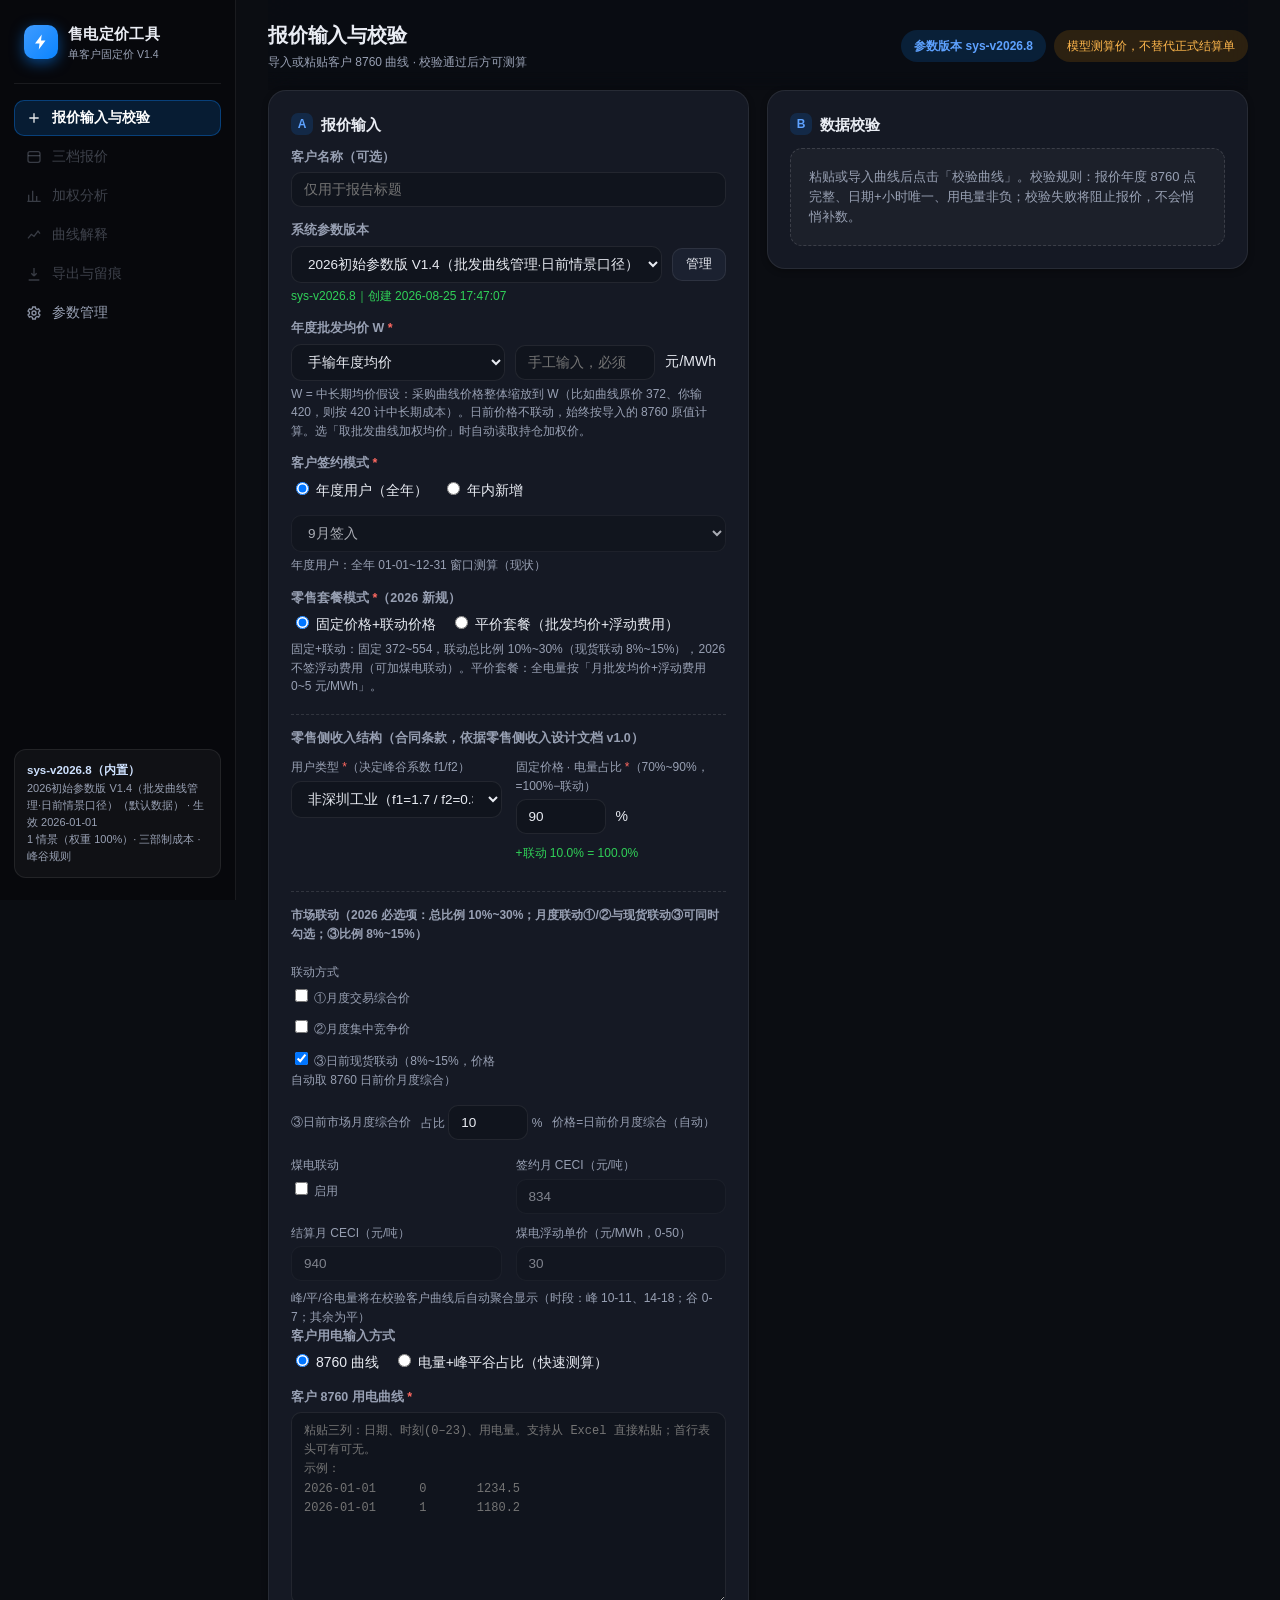
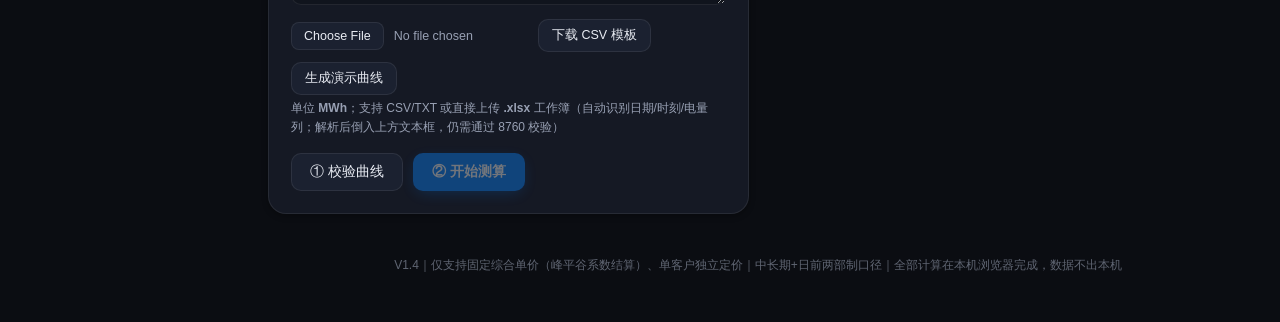
<file: index.html>
<!DOCTYPE html>
<html lang="zh-CN">
<head>
<meta charset="utf-8">
<meta name="viewport" content="width=device-width, initial-scale=1">
<title>广东单客户固定价零售定价工具 V1.4</title>
<link rel="stylesheet" href="css/style.css?v=90">
</head>
<body>

<aside class="sidebar">
  <div class="logo">
    <div class="logo-mark"><svg width="18" height="18" viewBox="0 0 24 24" fill="none"><path d="M13 2L4 14h6l-1 8 9-12h-6l1-8z" fill="#fff"/></svg></div>
    <div><b>售电定价工具</b><small>单客户固定价 V1.4</small></div>
  </div>
  <nav class="nav" id="tabs">
    <button class="nav-item tab active" data-tab="input"><svg width="16" height="16" viewBox="0 0 24 24" fill="none" stroke="currentColor" stroke-width="2"><path d="M12 5v14M5 12h14"/></svg>报价输入与校验</button>
    <button class="nav-item tab" data-tab="quote" disabled><svg width="16" height="16" viewBox="0 0 24 24" fill="none" stroke="currentColor" stroke-width="2"><rect x="3" y="4" width="18" height="16" rx="3"/><path d="M3 10h18"/></svg>三档报价</button>
    <button class="nav-item tab" data-tab="analysis" disabled><svg width="16" height="16" viewBox="0 0 24 24" fill="none" stroke="currentColor" stroke-width="2"><path d="M4 20V10M10 20V4M16 20v-8M22 20H2"/></svg>加权分析</button>
    <button class="nav-item tab" data-tab="curves" disabled><svg width="16" height="16" viewBox="0 0 24 24" fill="none" stroke="currentColor" stroke-width="2"><path d="M3 17l5-6 4 3 6-8 3 4"/></svg>曲线解释</button>
    <button class="nav-item tab" data-tab="export" disabled><svg width="16" height="16" viewBox="0 0 24 24" fill="none" stroke="currentColor" stroke-width="2"><path d="M12 3v12m0 0l-4-4m4 4l4-4M4 21h16"/></svg>导出与留痕</button>
    <button class="nav-item tab" data-tab="params"><svg width="16" height="16" viewBox="0 0 24 24" fill="none" stroke="currentColor" stroke-width="2"><circle cx="12" cy="12" r="3"/><path d="M19 12a7 7 0 01-.1 1.2l2 1.6-2 3.4-2.4-1a7 7 0 01-2 1.2L14 21h-4l-.5-2.6a7 7 0 01-2-1.2l-2.4 1-2-3.4 2-1.6A7 7 0 015 12a7 7 0 01.1-1.2l-2-1.6 2-3.4 2.4 1a7 7 0 012-1.2L10 3h4l.5 2.6a7 7 0 012 1.2l2.4-1 2 3.4-2 1.6a7 7 0 01.1 1.2z"/></svg>参数管理</button>
  </nav>
  <div class="sb-foot" id="sbVersion"><b>—</b><br>参数版本加载中…</div>
</aside>

<main class="main">
  <div class="topbar">
    <div>
      <h1 id="pageTitle">报价输入与校验</h1>
      <div class="crumb" id="pageCrumb">导入或粘贴客户 8760 曲线 · 校验通过后方可测算</div>
    </div>
    <div class="chips">
      <span class="chip ver" id="activeVersionBadge" title="当前使用的系统参数版本">参数版本：—</span>
      <span class="chip warn" title="所有价格情景、结算系数均为可配置假设">模型测算价，不替代正式结算单</span>
    </div>
  </div>

<!-- ============ A+B 报价输入与数据校验 ============ -->
<section id="tab-input" class="tab-panel active">
  <div class="grid-2">
    <div class="card">
      <h2><span class="step">A</span>报价输入</h2>
      <div class="form-row">
        <label>客户名称（可选）</label>
        <input type="text" id="inpCustomer" placeholder="仅用于报告标题">
      </div>
      <div class="form-row">
        <label>系统参数版本</label>
        <div class="inline">
          <select id="selVersion"></select>
          <button class="btn btn-ghost" id="btnGotoParams">管理</button>
        </div>
        <div class="hint" id="versionMetaHint"></div>
      </div>
      <div class="form-row">
        <label>年度批发均价 W <span class="req">*</span></label>
        <div class="inline" style="gap:10px;flex-wrap:wrap">
          <select id="wSource" style="width:auto">
            <option value="manual" selected>手输年度均价</option>
            <option value="curve">取批发曲线加权均价</option>
          </select>
          <input type="number" id="inpW" min="0.01" step="0.01" placeholder="手工输入，必须大于 0，如 372" style="width:140px"> 元/MWh
          <span class="hint" id="wSourceHint" style="margin:0"></span>
        </div>
        <div class="hint">W = 中长期均价假设：采购曲线价格整体缩放到 W（比如曲线原价 372、你输 420，则按 420 计中长期成本）。日前价格不联动，始终按导入的 8760 原值计算。选「取批发曲线加权均价」时自动读取持仓加权价。</div>
      </div>
      <div class="form-row">
        <label>客户签约模式 <span class="req">*</span></label>
        <div class="inline" style="gap:14px;flex-wrap:wrap">
          <label style="margin:0;font-weight:400"><input type="radio" name="signMode" value="full" checked> 年度用户（全年）</label>
          <label style="margin:0;font-weight:400"><input type="radio" name="signMode" value="midyear"> 年内新增</label>
          <select id="signStartMonth" disabled style="width:110px">
            <option value="02">2月签入</option><option value="03">3月签入</option><option value="04">4月签入</option>
            <option value="05">5月签入</option><option value="06">6月签入</option><option value="07">7月签入</option>
            <option value="08">8月签入</option><option value="09" selected>9月签入</option><option value="10">10月签入</option>
            <option value="11">11月签入</option><option value="12">12月签入</option>
          </select>
          <span id="midYearPriceWrap" class="hidden inline" style="gap:8px">后续中长期均价 <input type="number" id="midYearPrice" min="0" step="0.1" value="420" style="width:90px"> 元/MWh</span>
        </div>
        <div id="midMonthPrices" class="hidden" style="margin-top:8px">
          <div class="hint" style="margin:0 0 6px">新增月起~12 月各月批发均价（元/MWh，默认按日前价格月度综合自动算出，可改）：</div>
          <div id="midMonthPriceInputs" class="inline" style="gap:10px;flex-wrap:wrap"></div>
        </div>
        <div class="hint" id="signModeHint">年度用户：全年 01-01~12-31 窗口测算（现状）</div>
      </div>
      <div class="form-row">
        <label>零售套餐模式 <span class="req">*</span>（2026 新规）</label>
        <div class="inline" style="gap:14px;flex-wrap:wrap">
          <label style="margin:0;font-weight:400"><input type="radio" name="planMode" value="linkage" checked> 固定价格+联动价格</label>
          <label style="margin:0;font-weight:400"><input type="radio" name="planMode" value="fair"> 平价套餐（批发均价+浮动费用）</label>
        </div>
        <div class="hint" id="planModeHint">固定+联动：固定 372~554，联动总比例 10%~30%（现货联动 8%~15%），2026 不签浮动费用（可加煤电联动）。平价套餐：全电量按「月批发均价+浮动费用 0~5 元/MWh」。</div>
      </div>
      <div id="fairArea" class="hidden form-row">
        <div class="uc-grid">
          <div><label>月批发均价（元/MWh）</label><input type="number" id="fairWholesaleAvg" min="0" step="0.01" value="380"></div>
          <div><label>浮动费用（元/MWh，0~5）</label><div class="inline"><input type="number" id="fairFloat" min="0" max="5" step="0.01" value="3" style="width:90px">（0.005 元/度上限）</div></div>
        </div>
        <div class="hint">平价套餐=批发均价+浮动费（全电量）。</div>
      </div>
      <div id="linkageArea">
      <div class="uc-title">零售侧收入结构（合同条款，依据零售侧收入设计文档 v1.0）</div>
      <div class="uc-grid">
        <div><label>用户类型 <span class="req">*</span>（决定峰谷系数 f1/f2）</label>
          <select id="rtUserType">
            <option value="非深圳工业" selected>非深圳工业（f1=1.7 / f2=0.38）</option>
            <option value="非深圳商业">非深圳商业（f1=f2=1）</option>
            <option value="深圳工业">深圳工业（f1=1.53 / f2=0.32）</option>
            <option value="深圳商业">深圳商业（f1=1.53 / f2=0.32）</option>
            <option value="冰蓄冷">冰蓄冷（f1=1.65 / f2=0.25）</option>
          </select></div>
        <div><label>固定价格 · 电量占比 <span class="req">*</span>（70%~90%，=100%−联动）</label>
          <div class="inline"><input type="number" id="rtFixedRatio" min="70" max="90" step="0.1" value="90" style="width:90px"> %
          <span class="hint" style="margin:0" id="rtRatioSum">+联动 0% = 100%</span></div></div>
      </div>
      <div class="uc-grid" style="margin-top:10px">
        <div class="uc-title" style="grid-column:1/-1;font-size:12px">市场联动（2026 必选项：总比例 10%~30%；月度联动①/②与现货联动③可同时勾选；③比例 8%~15%）</div>
        <div><label>联动方式</label>
          <div class="inline" style="gap:10px;flex-wrap:wrap">
            <label style="margin:0"><input type="checkbox" id="rtLink1"> ①月度交易综合价</label>
            <label style="margin:0"><input type="checkbox" id="rtLink2"> ②月度集中竞争价</label>
            <label style="margin:0"><input type="checkbox" id="rtLink3" checked> ③日前现货联动（8%~15%，价格自动取 8760 日前价月度综合）</label>
          </div></div>
        <div id="rtLinkRows" style="grid-column:1/-1"></div>
      </div>
      <div class="uc-grid" style="margin-top:10px">
        <div><label>煤电联动</label>
          <div class="inline"><label style="margin:0"><input type="checkbox" id="rtCoalOn"> 启用</label></div></div>
        <div><label>签约月 CECI（元/吨）</label><input type="number" id="rtCeciSign" step="1" value="834" disabled></div>
        <div><label>结算月 CECI（元/吨）</label><input type="number" id="rtCeciSettle" step="1" value="940" disabled></div>
        <div><label>煤电浮动单价（元/MWh，0-50）</label><input type="number" id="rtCoalPrice" min="0" max="50" step="0.01" value="30" disabled></div>

      </div>
      <div class="hint" id="rtUsageAgg" style="margin:8px 0 0">峰/平/谷电量将在校验客户曲线后自动聚合显示（时段：峰 10-11、14-18；谷 0-7；其余为平）</div>
      </div>
      <div class="form-row">
        <label>客户用电输入方式</label>
        <div class="inline" style="gap:14px;flex-wrap:wrap">
          <label style="margin:0;font-weight:400"><input type="radio" name="inputMode" value="curve" checked> 8760 曲线</label>
          <label style="margin:0;font-weight:400"><input type="radio" name="inputMode" value="simple"> 电量+峰平谷占比（快速测算）</label>
        </div>
      </div>
      <div id="simpleArea" class="hidden form-row">
        <div class="uc-grid">
          <div><label>全年用电量（MWh）</label><input type="number" id="simpleTotal" min="1" step="1" value="100000"></div>
          <div><label>峰占比</label><div class="inline"><input type="number" id="simplePeak" min="0" max="100" step="0.1" value="34" style="width:80px"> %</div></div>
          <div><label>平占比</label><div class="inline"><input type="number" id="simpleFlat" min="0" max="100" step="0.1" value="38" style="width:80px"> %</div></div>
          <div><label>谷占比</label><div class="inline"><input type="number" id="simpleValley" min="0" max="100" step="0.1" value="28" style="width:80px"> %</div></div>
        </div>
        <div class="hint" id="simpleHint">快速测算：按峰平谷占比生成典型日形状（段内均匀），全年 365 天同形。适合只有月度电量+峰谷结构、没有逐时曲线的客户。</div>
      </div>
      <div id="curveArea" class="form-row">
        <label>客户 8760 用电曲线 <span class="req">*</span></label>
        <textarea id="txtCurve" rows="9" placeholder="粘贴三列：日期、时刻(0–23)、用电量。支持从 Excel 直接粘贴；首行表头可有可无。&#10;示例：&#10;2026-01-01	0	1234.5&#10;2026-01-01	1	1180.2"></textarea>
        <div class="inline gap">
          <input type="file" id="fileCurve" accept=".csv,.txt,.tsv,.xlsx,.xls" class="file-input">
          <button class="btn btn-ghost" id="btnTemplate">下载 CSV 模板</button>
          <button class="btn btn-ghost" id="btnDemo">生成演示曲线</button>
        </div>
        <div class="hint">单位 <b>MWh</b>；支持 CSV/TXT 或直接上传 <b>.xlsx</b> 工作簿（自动识别日期/时刻/电量列；解析后倒入上方文本框，仍需通过 8760 校验）</div>
      </div>
      <div class="actions">
        <button class="btn" id="btnValidate">① 校验曲线</button>
        <button class="btn btn-primary" id="btnCompute" disabled>② 开始测算</button>
      </div>
    </div>

    <div class="card">
      <h2><span class="step">B</span>数据校验</h2>
      <div id="validateEmpty" class="empty">粘贴或导入曲线后点击「校验曲线」。校验规则：报价年度 8760 点完整、日期+小时唯一、用电量非负；校验失败将阻止报价，不会悄悄补数。</div>
      <div id="validateResult" class="hidden">
        <div id="validateStatus"></div>
        <div id="validateStats"></div>
        <div id="validateAnomalies"></div>
      </div>
    </div>
  </div>
</section>

<!-- ============ C 三档报价卡 ============ -->
<section id="tab-quote" class="tab-panel">
  <div id="quoteEmpty" class="empty">完成输入校验并点击「开始测算」后，此处展示三档报价。</div>
  <div id="quoteResult" class="hidden">
    <div id="redlineBanner"></div>
    <div id="windowBanner"></div>
    <div id="cfdResult"></div>
    <div class="tier-cards" id="tierCards"></div>
    <div class="hint center">三张报价卡并列展示：点击哪张，哪张加蓝框并展开完整构成（同时只展开一张）；再点一次或点 × 收起。总利润 = 签约价 − 全口径成本，正数=利润，负数=亏损。</div>
  </div>
</section>

<!-- ============ D 加权分析 ============ -->
<section id="tab-analysis" class="tab-panel">
  <div id="analysisEmpty" class="empty">测算完成后展示。</div>
  <div id="analysisResult" class="hidden">
    <div class="card">
      <h2>加权分析总览</h2>
      <div id="analysisSummary" class="summary-chips"></div>
      <div class="table-wrap"><table class="tbl" id="tblScenarios"></table></div>
      <div class="hint">符号约定：正数=成本，负数=收益/曲线优势。价格情景曲线已按 W_s 标定（保留时段形状，统调基准加权均价=W_s），避免年度均价与曲线价值重复计算。</div>
    </div>
    <div class="card">
      <h2>分位数与档位构成</h2>
      <div class="table-wrap"><table class="tbl" id="tblQuantiles"></table></div>
    </div>
    <div class="card" id="pvRiskCard" style="display:none">
      <h2>零售侧收入明细（电能量 + 峰谷平衡）</h2>
      <div id="pvRiskBody"></div>
    </div>
    <div class="card" id="billCard" style="display:none">
      <h2>预计到户账单（单列，非售电公司电能量收入）</h2>
      <div id="billBody"></div>
    </div>
  </div>
</section>

<!-- ============ E 曲线解释 ============ -->
<section id="tab-curves" class="tab-panel">
  <div id="curvesEmpty" class="empty">测算完成后展示。</div>
  <div id="curvesResult" class="hidden">
    <div class="card">
      <h2>曲线价值解读</h2>
      <div id="cvExplanation" class="explain"></div>
    </div>
    <div class="card">
      <h2>客户 / 统调基准 / 批发采购（全年逐日电量）</h2>
      <div class="hint">点击图例可切换每条曲线的显示。等电量基准 b<sub>t</sub> = Q × g<sub>t</sub>，仅作比较基准；批发采购曲线来自批发曲线管理（无曲线时为默认年度基准假设）。</div>
      <div id="chartDaily" class="chart"></div>
    </div>
    <div class="card">
      <h2>曲线对比（月均 / 单日）</h2>
      <div class="inline">
        <span class="useg">
          <label class="radio"><input type="radio" name="dayView" value="month" checked><span>月均视图</span></label>
          <label class="radio"><input type="radio" name="dayView" value="date"><span>单日视图</span></label>
        </span>
        <select id="selMonth" style="width:110px"></select>
        <select id="selDate" style="width:160px" class="hidden"></select>
      </div>
      <div id="chartTypical" class="chart"></div>
    </div>
    <div class="card">
      <h2>曲线价值月度贡献（情景加权，元/MWh）</h2>
      <div class="hint">红色为正贡献（该月曲线推高成本），绿色为负贡献（曲线优势）。</div>
      <div id="chartMonthlyCV" class="chart"></div>
    </div>
    <div class="card">
      <h2>曲线价值贡献最大的时段（Top 10）</h2>
      <div class="table-wrap"><table class="tbl" id="tblTopHours"></table></div>
    </div>
  </div>
</section>

<!-- ============ F 导出与留痕 ============ -->
<section id="tab-export" class="tab-panel">
  <div class="card">
    <h2>导出本次报价</h2>
    <div id="exportEmpty" class="empty">测算完成后可导出。</div>
    <div id="exportActions" class="hidden actions" style="margin-top:0">
      <button class="btn btn-primary" id="btnExportJSON">导出报价快照（JSON）</button>
      <button class="btn" id="btnExportReport">生成报价说明（打印/PDF）</button>
    </div>
    <div class="hint">快照包含：输入、参数版本、计算时间、全部中间结果与风险提示；报价说明含「模型测算价，不替代正式结算单」声明。</div>
  </div>
  <div class="card">
    <h2>历史报价快照（本机留痕）</h2>
    <div class="table-wrap"><table class="tbl" id="tblSnapshots"></table></div>
  </div>
</section>

<!-- ============ 参数管理 ============ -->
<section id="tab-params" class="tab-panel">
  <div class="card">
    <h2>批发曲线管理</h2>
    <div id="wcOverview" class="summary-chips"></div>
    <div class="actions" style="margin-top:4px"><button class="btn btn-primary" id="btnOpenWc">打开批发曲线管理</button></div>
    <div class="hint">录入多条采购曲线（年分月/月分日/日分时）；细粒度覆盖粗粒度、同粒度后录入覆盖；覆盖率由有效曲线自动汇总，未覆盖电量进入日前市场缺口。</div>
  </div>
  <div class="card">
    <h2>参数版本</h2>
    <div class="actions" style="margin-top:0"><button class="btn" id="btnExportParams">导出当前参数 JSON（可作默认数据）</button></div>
    <div class="hint">导出当前生效参数（含批发曲线等全部配置）为 JSON；将该文件替换 data/ 下的默认参数即可把当前设定固化为默认数据。</div>
    <div class="table-wrap"><table class="tbl" id="tblVersions"></table></div>
    <div class="hint">所有与广东市场规则、结算系数、价格情景有关的内容均为可配置、可追溯、可更新的参数，不代表市场真值。编辑后保存为新版本，历史版本保留。</div>
  </div>
  <div class="card">
    <h2>编辑当前参数（另存为新版本后生效）</h2>
    <div id="paramEditor"></div>
  </div>
</section>

<footer class="footer">V1.4｜仅支持固定综合单价（峰平谷系数结算）、单客户独立定价｜中长期+日前两部制口径｜全部计算在本机浏览器完成，数据不出本机</footer>
</main>

<div class="wc-overlay hidden" id="wcOverlay"></div>
<aside class="wc-drawer hidden" id="wcDrawer" aria-label="批发曲线管理"></aside>

<script src="js/data.js?v=90"></script>
<script src="js/vendor/xlsx.full.min.js?v=90"></script>
<script src="js/calc.js?v=90"></script>
<script src="js/policy.js?v=90"></script>
<script src="js/retail.js?v=90"></script>
<script src="js/validate.js?v=90"></script>
<script src="js/xlsx-import.js?v=90"></script>
<script src="js/store.js?v=90"></script>
<script src="js/charts.js?v=90"></script>
<script src="js/export.js?v=90"></script>
<script src="js/wc-template.js?v=90"></script>
<script src="js/scenario-price.js?v=90"></script>
<script src="js/wc-import8760.js?v=90"></script>
<script src="js/wholesale.js?v=90"></script>
<script src="js/app.js?v=90"></script>
</body>
</html>
</file>
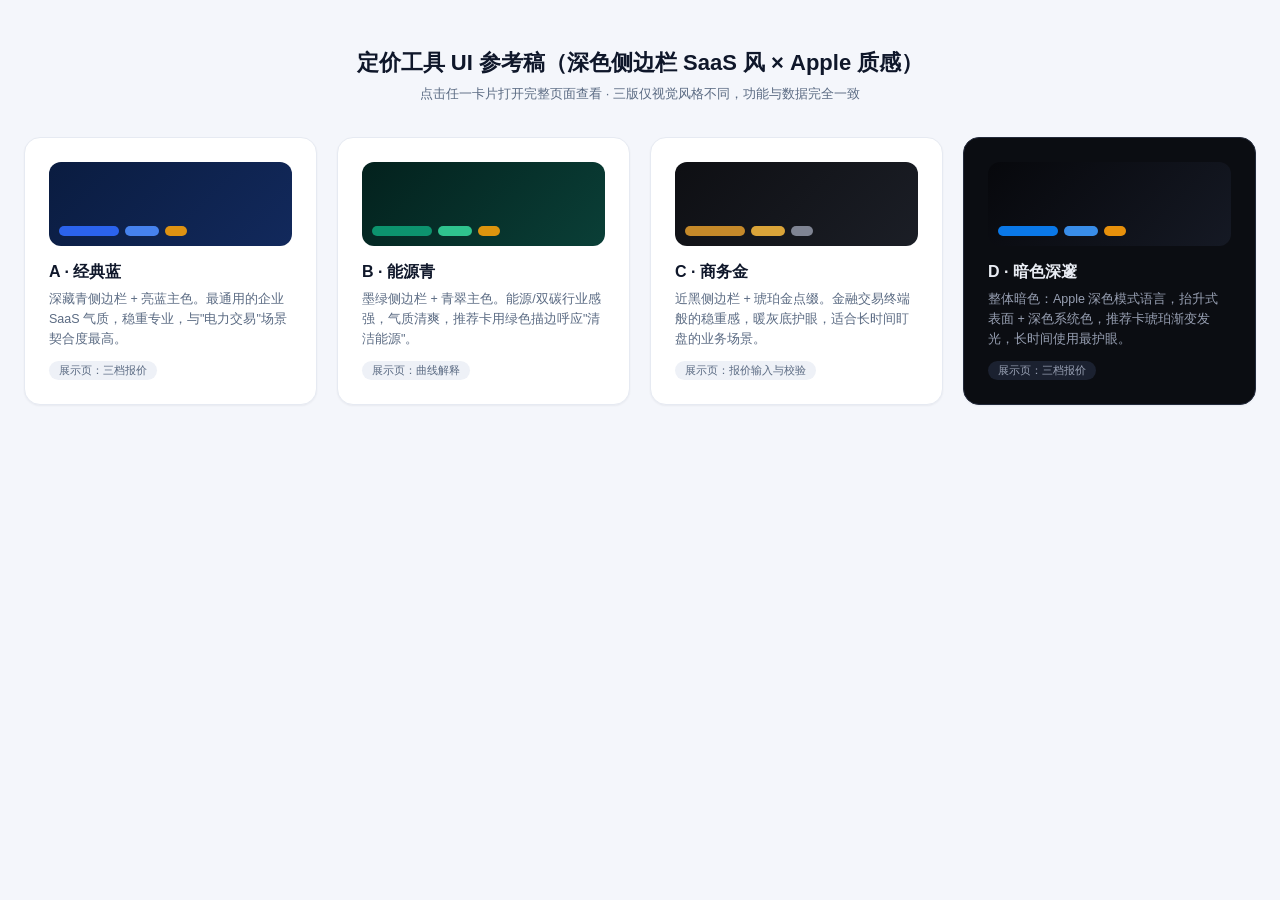
<file: mockups/index.html>
<!DOCTYPE html>
<html lang="zh-CN">
<head>
<meta charset="utf-8">
<title>UI 参考稿 · 三版对比</title>
<style>
body{font-family:-apple-system,"PingFang SC",sans-serif;background:#f4f6fb;color:#0f172a;margin:0;padding:48px 24px}
h1{font-size:22px;text-align:center;margin:0 0 6px}
p.sub{text-align:center;color:#5b6b83;font-size:13px;margin:0 0 32px}
.grid{display:grid;grid-template-columns:repeat(4,1fr);gap:20px;max-width:1400px;margin:0 auto}
@media (max-width:1100px){.grid{grid-template-columns:repeat(2,1fr)}}
a.card{display:block;background:#fff;border:1px solid #e6eaf2;border-radius:16px;padding:24px;text-decoration:none;color:inherit;transition:all .18s;box-shadow:0 1px 2px rgba(16,24,40,.05)}
a.card:hover{transform:translateY(-4px);box-shadow:0 16px 40px -16px rgba(16,24,40,.25)}
.swatch{height:64px;border-radius:12px;margin-bottom:16px;display:flex;align-items:flex-end;padding:10px;gap:6px}
.swatch i{display:block;height:10px;border-radius:5px;opacity:.9}
h2{font-size:16px;margin:0 0 6px}
p{font-size:12.5px;color:#5b6b83;margin:0;line-height:1.6}
.tag{display:inline-block;font-size:11px;background:#eef1f7;border-radius:999px;padding:2px 10px;margin-top:12px;color:#5b6b83}
</style>
</head>
<body>
<h1>定价工具 UI 参考稿（深色侧边栏 SaaS 风 × Apple 质感）</h1>
<p class="sub">点击任一卡片打开完整页面查看 · 三版仅视觉风格不同，功能与数据完全一致</p>
<div class="grid">
  <a class="card" href="./variant-a.html">
    <div class="swatch" style="background:linear-gradient(135deg,#0a1c40,#12295c)"><i style="width:60px;background:#2f6bff"></i><i style="width:34px;background:#4d8dff"></i><i style="width:22px;background:#f59e0b"></i></div>
    <h2>A · 经典蓝</h2>
    <p>深藏青侧边栏 + 亮蓝主色。最通用的企业 SaaS 气质，稳重专业，与"电力交易"场景契合度最高。</p>
    <span class="tag">展示页：三档报价</span>
  </a>
  <a class="card" href="./variant-b.html">
    <div class="swatch" style="background:linear-gradient(135deg,#03211d,#0a3f37)"><i style="width:60px;background:#0e9f76"></i><i style="width:34px;background:#34d399"></i><i style="width:22px;background:#f59e0b"></i></div>
    <h2>B · 能源青</h2>
    <p>墨绿侧边栏 + 青翠主色。能源/双碳行业感强，气质清爽，推荐卡用绿色描边呼应"清洁能源"。</p>
    <span class="tag">展示页：曲线解释</span>
  </a>
  <a class="card" href="./variant-c.html">
    <div class="swatch" style="background:linear-gradient(135deg,#0e0f13,#1b1e26)"><i style="width:60px;background:#d9962c"></i><i style="width:34px;background:#f0b43c"></i><i style="width:22px;background:#8b90a0"></i></div>
    <h2>C · 商务金</h2>
    <p>近黑侧边栏 + 琥珀金点缀。金融交易终端般的稳重感，暖灰底护眼，适合长时间盯盘的业务场景。</p>
    <span class="tag">展示页：报价输入与校验</span>
  </a>
  <a class="card" href="./variant-d.html" style="background:#0b0d12;border-color:#232a3a">
    <div class="swatch" style="background:linear-gradient(135deg,#07080c,#151924)"><i style="width:60px;background:#0a84ff"></i><i style="width:34px;background:#3f9bff"></i><i style="width:22px;background:#ff9f0a"></i></div>
    <h2 style="color:#e9ecf3">D · 暗色深邃</h2>
    <p style="color:#98a0b3">整体暗色：Apple 深色模式语言，抬升式表面 + 深色系统色，推荐卡琥珀渐变发光，长时间使用最护眼。</p>
    <span class="tag" style="background:#1b2130;color:#98a0b3">展示页：三档报价</span>
  </a>
</div>
</body>
</html>
</file>
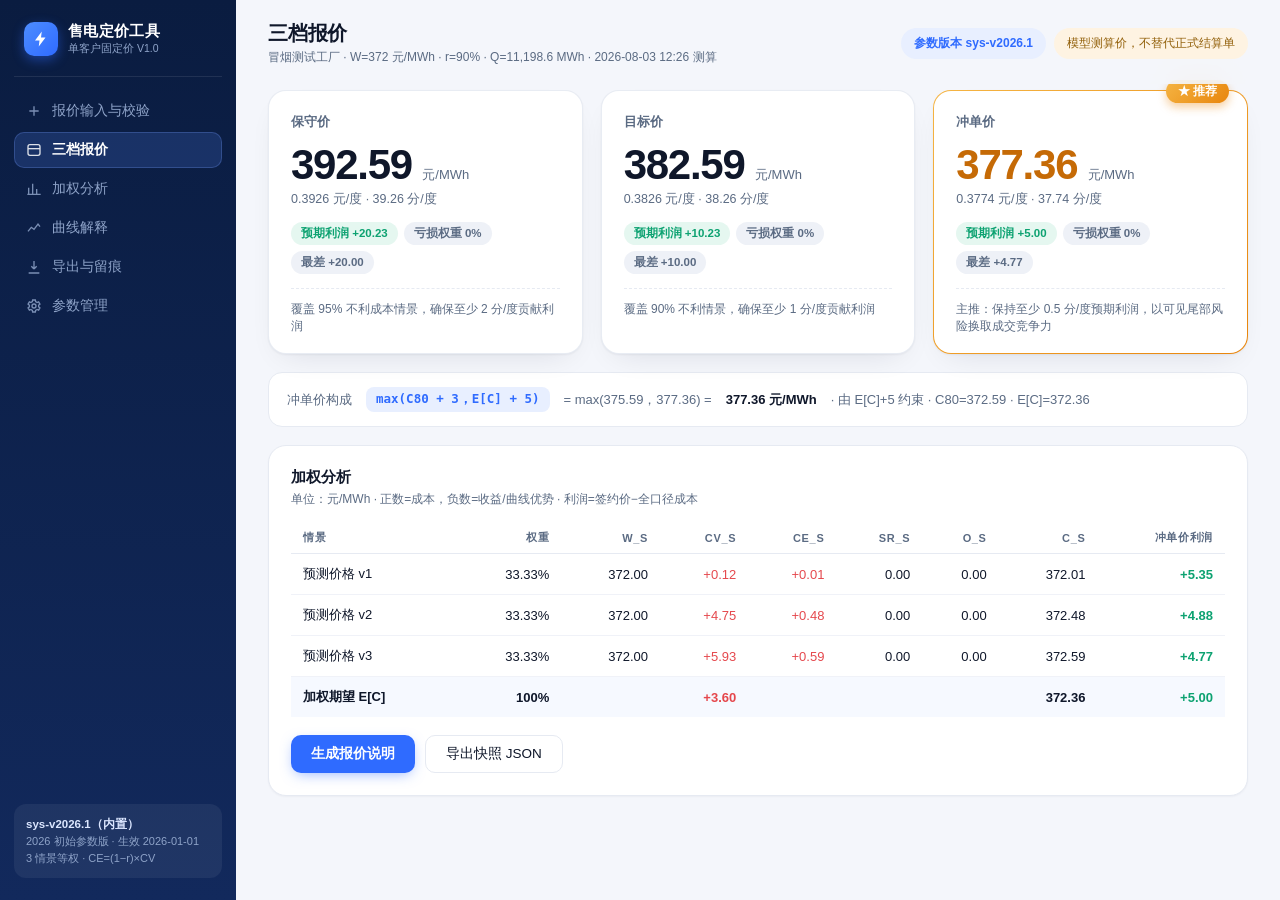
<file: mockups/variant-a.html>
<!DOCTYPE html>
<html lang="zh-CN">
<head>
<meta charset="utf-8">
<meta name="viewport" content="width=device-width, initial-scale=1">
<title>参考稿 A · 经典蓝</title>
<style>
:root{
  --sb-bg1:#0a1c40; --sb-bg2:#12295c; --sb-text:#8ea3c8; --sb-active:rgba(88,141,255,.18);
  --accent:#2f6bff; --accent-soft:#e8efff; --bg:#f4f6fb; --card:#fff;
  --ink:#0f172a; --ink2:#5b6b83; --line:#e6eaf2;
  --amber:#f59e0b; --amber-soft:#fef3e2; --green:#0da271; --green-soft:#e5f7f0; --red:#e5484d;
}
*{box-sizing:border-box;margin:0}
body{font-family:-apple-system,BlinkMacSystemFont,"SF Pro Display","PingFang SC","Microsoft YaHei",sans-serif;background:var(--bg);color:var(--ink);display:flex;min-height:100vh;font-size:14px;-webkit-font-smoothing:antialiased}
/* ---------- 侧边栏 ---------- */
.sidebar{width:236px;background:linear-gradient(180deg,var(--sb-bg1),var(--sb-bg2));color:#fff;padding:22px 14px;display:flex;flex-direction:column;position:sticky;top:0;height:100vh}
.logo{display:flex;align-items:center;gap:10px;padding:0 10px 20px;border-bottom:1px solid rgba(255,255,255,.09);margin-bottom:16px}
.logo-mark{width:34px;height:34px;border-radius:10px;background:linear-gradient(135deg,#4d8dff,#2f6bff);display:flex;align-items:center;justify-content:center;box-shadow:0 4px 12px rgba(47,107,255,.45)}
.logo b{font-size:15px;letter-spacing:.02em}
.logo small{display:block;font-size:10.5px;color:var(--sb-text);font-weight:400;margin-top:1px}
.nav{flex:1;display:flex;flex-direction:column;gap:3px}
.nav-item{display:flex;align-items:center;gap:10px;padding:9px 12px;border-radius:10px;color:var(--sb-text);font-size:13.5px;cursor:pointer;transition:all .15s;text-decoration:none}
.nav-item svg{opacity:.85}
.nav-item:hover{color:#fff;background:rgba(255,255,255,.06)}
.nav-item.active{color:#fff;background:var(--sb-active);font-weight:600;box-shadow:inset 0 0 0 1px rgba(120,160,255,.25)}
.sb-foot{margin-top:auto;padding:12px;background:rgba(255,255,255,.06);border-radius:12px;font-size:11px;color:var(--sb-text);line-height:1.5}
.sb-foot b{color:#dbe6ff;font-size:11.5px}
/* ---------- 主区 ---------- */
.main{flex:1;padding:0 32px 40px;min-width:0}
.topbar{display:flex;justify-content:space-between;align-items:center;padding:20px 0 18px;position:sticky;top:0;background:rgba(244,246,251,.85);backdrop-filter:blur(12px);z-index:5}
.topbar h1{font-size:20px;font-weight:700;letter-spacing:-.01em}
.topbar .crumb{font-size:12px;color:var(--ink2);margin-top:2px}
.chips{display:flex;gap:8px}
.chip{font-size:12px;padding:6px 12px;border-radius:999px;background:#fff;border:1px solid var(--line);color:var(--ink2)}
.chip.ver{background:var(--accent-soft);color:var(--accent);border-color:transparent;font-weight:600}
.chip.warn{background:var(--amber-soft);color:#92600a;border-color:transparent}
/* ---------- 报价卡 ---------- */
.tiers{display:grid;grid-template-columns:repeat(3,1fr);gap:18px;margin-top:6px}
.tier{background:var(--card);border-radius:18px;padding:22px 22px 18px;box-shadow:0 1px 2px rgba(16,24,40,.05),0 12px 32px -16px rgba(16,24,40,.14);border:1px solid rgba(230,234,242,.9);transition:transform .18s,box-shadow .18s;position:relative;cursor:pointer}
.tier:hover{transform:translateY(-3px);box-shadow:0 2px 4px rgba(16,24,40,.06),0 20px 44px -16px rgba(16,24,40,.2)}
.tier .name{font-size:13px;font-weight:600;color:var(--ink2);display:flex;align-items:center;gap:8px}
.tier .price{font-size:42px;font-weight:750;letter-spacing:-.03em;font-variant-numeric:tabular-nums;margin:10px 0 2px;color:var(--ink)}
.tier .price small{font-size:13px;font-weight:500;color:var(--ink2);letter-spacing:0}
.tier .conv{font-size:12.5px;color:var(--ink2);font-variant-numeric:tabular-nums}
.tier .kpis{display:flex;gap:6px;flex-wrap:wrap;margin-top:14px}
.pill{font-size:11.5px;padding:4px 10px;border-radius:999px;background:var(--green-soft);color:var(--green);font-weight:600;font-variant-numeric:tabular-nums}
.pill.gray{background:#eef1f7;color:var(--ink2)}
.tier .note{margin-top:14px;padding-top:12px;border-top:1px dashed var(--line);font-size:12px;color:var(--ink2)}
.tier.rec{border:none;background:linear-gradient(#fff,#fff) padding-box,linear-gradient(135deg,#f5b544,#e8850c) border-box;border:1.5px solid transparent}
.rec-badge{position:absolute;top:-11px;right:18px;background:linear-gradient(135deg,#f5b544,#e8850c);color:#fff;font-size:11.5px;font-weight:700;padding:4px 12px;border-radius:999px;box-shadow:0 4px 10px rgba(232,133,12,.4)}
.tier.rec .price{color:#c56a06}
/* ---------- 公式条 ---------- */
.formula{margin-top:18px;background:var(--card);border:1px solid var(--line);border-radius:14px;padding:14px 18px;font-size:13px;color:var(--ink2);display:flex;align-items:center;gap:14px;flex-wrap:wrap}
.formula code{background:var(--accent-soft);color:var(--accent);padding:4px 10px;border-radius:8px;font-family:ui-monospace,"SF Mono",Menlo,monospace;font-size:12.5px;font-weight:600}
.formula b{color:var(--ink)}
/* ---------- 表格卡 ---------- */
.card{background:var(--card);border:1px solid var(--line);border-radius:18px;padding:22px;margin-top:18px;box-shadow:0 1px 2px rgba(16,24,40,.04)}
.card h2{font-size:15px;font-weight:700;margin-bottom:4px}
.card .sub{font-size:12px;color:var(--ink2);margin-bottom:14px}
table{width:100%;border-collapse:collapse;font-size:13px;font-variant-numeric:tabular-nums}
th{font-size:11px;text-transform:uppercase;letter-spacing:.06em;color:var(--ink2);font-weight:600;text-align:left;padding:8px 12px;border-bottom:1px solid var(--line)}
td{padding:11px 12px;border-bottom:1px solid #f0f2f8}
tr:last-child td{border-bottom:none}
tbody tr:hover{background:#f8faff}
.num{text-align:right}
.pos{color:var(--red)} .negc{color:var(--green)} .profit{color:var(--green);font-weight:600}
.ecl{background:#f6f9ff;font-weight:600}
.btn{background:var(--accent);color:#fff;border:none;padding:9px 20px;border-radius:10px;font-size:13.5px;font-weight:600;box-shadow:0 4px 14px -4px rgba(47,107,255,.55);cursor:pointer}
.btn.plain{background:#fff;color:var(--ink);border:1px solid var(--line);box-shadow:none;font-weight:500}
.actions{display:flex;gap:10px;margin-top:18px}
</style>
</head>
<body>
<aside class="sidebar">
  <div class="logo">
    <div class="logo-mark"><svg width="18" height="18" viewBox="0 0 24 24" fill="none"><path d="M13 2L4 14h6l-1 8 9-12h-6l1-8z" fill="#fff"/></svg></div>
    <div><b>售电定价工具</b><small>单客户固定价 V1.0</small></div>
  </div>
  <nav class="nav">
    <a class="nav-item"><svg width="16" height="16" viewBox="0 0 24 24" fill="none" stroke="currentColor" stroke-width="2"><path d="M12 5v14M5 12h14"/></svg>报价输入与校验</a>
    <a class="nav-item active"><svg width="16" height="16" viewBox="0 0 24 24" fill="none" stroke="currentColor" stroke-width="2"><rect x="3" y="4" width="18" height="16" rx="3"/><path d="M3 10h18"/></svg>三档报价</a>
    <a class="nav-item"><svg width="16" height="16" viewBox="0 0 24 24" fill="none" stroke="currentColor" stroke-width="2"><path d="M4 20V10M10 20V4M16 20v-8M22 20H2"/></svg>加权分析</a>
    <a class="nav-item"><svg width="16" height="16" viewBox="0 0 24 24" fill="none" stroke="currentColor" stroke-width="2"><path d="M3 17l5-6 4 3 6-8 3 4"/></svg>曲线解释</a>
    <a class="nav-item"><svg width="16" height="16" viewBox="0 0 24 24" fill="none" stroke="currentColor" stroke-width="2"><path d="M12 3v12m0 0l-4-4m4 4l4-4M4 21h16"/></svg>导出与留痕</a>
    <a class="nav-item"><svg width="16" height="16" viewBox="0 0 24 24" fill="none" stroke="currentColor" stroke-width="2"><circle cx="12" cy="12" r="3"/><path d="M19 12a7 7 0 01-.1 1.2l2 1.6-2 3.4-2.4-1a7 7 0 01-2 1.2L14 21h-4l-.5-2.6a7 7 0 01-2-1.2l-2.4 1-2-3.4 2-1.6A7 7 0 015 12a7 7 0 01.1-1.2l-2-1.6 2-3.4 2.4 1a7 7 0 012-1.2L10 3h4l.5 2.6a7 7 0 012 1.2l2.4-1 2 3.4-2 1.6a7 7 0 01.1 1.2z"/></svg>参数管理</a>
  </nav>
  <div class="sb-foot"><b>sys-v2026.1（内置）</b><br>2026 初始参数版 · 生效 2026-01-01<br>3 情景等权 · CE=(1−r)×CV</div>
</aside>

<main class="main">
  <div class="topbar">
    <div><h1>三档报价</h1><div class="crumb">冒烟测试工厂 · W=372 元/MWh · r=90% · Q=11,198.6 MWh · 2026-08-03 12:26 测算</div></div>
    <div class="chips"><span class="chip ver">参数版本 sys-v2026.1</span><span class="chip warn">模型测算价，不替代正式结算单</span></div>
  </div>

  <div class="tiers">
    <div class="tier">
      <div class="name">保守价</div>
      <div class="price">392.59 <small>元/MWh</small></div>
      <div class="conv">0.3926 元/度 · 39.26 分/度</div>
      <div class="kpis"><span class="pill">预期利润 +20.23</span><span class="pill gray">亏损权重 0%</span><span class="pill gray">最差 +20.00</span></div>
      <div class="note">覆盖 95% 不利成本情景，确保至少 2 分/度贡献利润</div>
    </div>
    <div class="tier">
      <div class="name">目标价</div>
      <div class="price">382.59 <small>元/MWh</small></div>
      <div class="conv">0.3826 元/度 · 38.26 分/度</div>
      <div class="kpis"><span class="pill">预期利润 +10.23</span><span class="pill gray">亏损权重 0%</span><span class="pill gray">最差 +10.00</span></div>
      <div class="note">覆盖 90% 不利情景，确保至少 1 分/度贡献利润</div>
    </div>
    <div class="tier rec">
      <span class="rec-badge">★ 推荐</span>
      <div class="name">冲单价</div>
      <div class="price">377.36 <small>元/MWh</small></div>
      <div class="conv">0.3774 元/度 · 37.74 分/度</div>
      <div class="kpis"><span class="pill">预期利润 +5.00</span><span class="pill gray">亏损权重 0%</span><span class="pill gray">最差 +4.77</span></div>
      <div class="note">主推：保持至少 0.5 分/度预期利润，以可见尾部风险换取成交竞争力</div>
    </div>
  </div>

  <div class="formula">冲单价构成 <code>max(C80 + 3，E[C] + 5)</code> = max(375.59，377.36) = <b>377.36 元/MWh</b><span>· 由 E[C]+5 约束 · C80=372.59 · E[C]=372.36</span></div>

  <div class="card">
    <h2>加权分析</h2>
    <div class="sub">单位：元/MWh · 正数=成本，负数=收益/曲线优势 · 利润=签约价−全口径成本</div>
    <table>
      <thead><tr><th>情景</th><th class="num">权重</th><th class="num">W_s</th><th class="num">CV_s</th><th class="num">CE_s</th><th class="num">SR_s</th><th class="num">O_s</th><th class="num">C_s</th><th class="num">冲单价利润</th></tr></thead>
      <tbody>
        <tr><td>预测价格 v1</td><td class="num">33.33%</td><td class="num">372.00</td><td class="num pos">+0.12</td><td class="num pos">+0.01</td><td class="num">0.00</td><td class="num">0.00</td><td class="num">372.01</td><td class="num profit">+5.35</td></tr>
        <tr><td>预测价格 v2</td><td class="num">33.33%</td><td class="num">372.00</td><td class="num pos">+4.75</td><td class="num pos">+0.48</td><td class="num">0.00</td><td class="num">0.00</td><td class="num">372.48</td><td class="num profit">+4.88</td></tr>
        <tr><td>预测价格 v3</td><td class="num">33.33%</td><td class="num">372.00</td><td class="num pos">+5.93</td><td class="num pos">+0.59</td><td class="num">0.00</td><td class="num">0.00</td><td class="num">372.59</td><td class="num profit">+4.77</td></tr>
        <tr class="ecl"><td>加权期望 E[C]</td><td class="num">100%</td><td></td><td class="num pos">+3.60</td><td colspan="2"></td><td></td><td class="num">372.36</td><td class="num profit">+5.00</td></tr>
      </tbody>
    </table>
    <div class="actions"><button class="btn">生成报价说明</button><button class="btn plain">导出快照 JSON</button></div>
  </div>
</main>
</body>
</html>
</file>
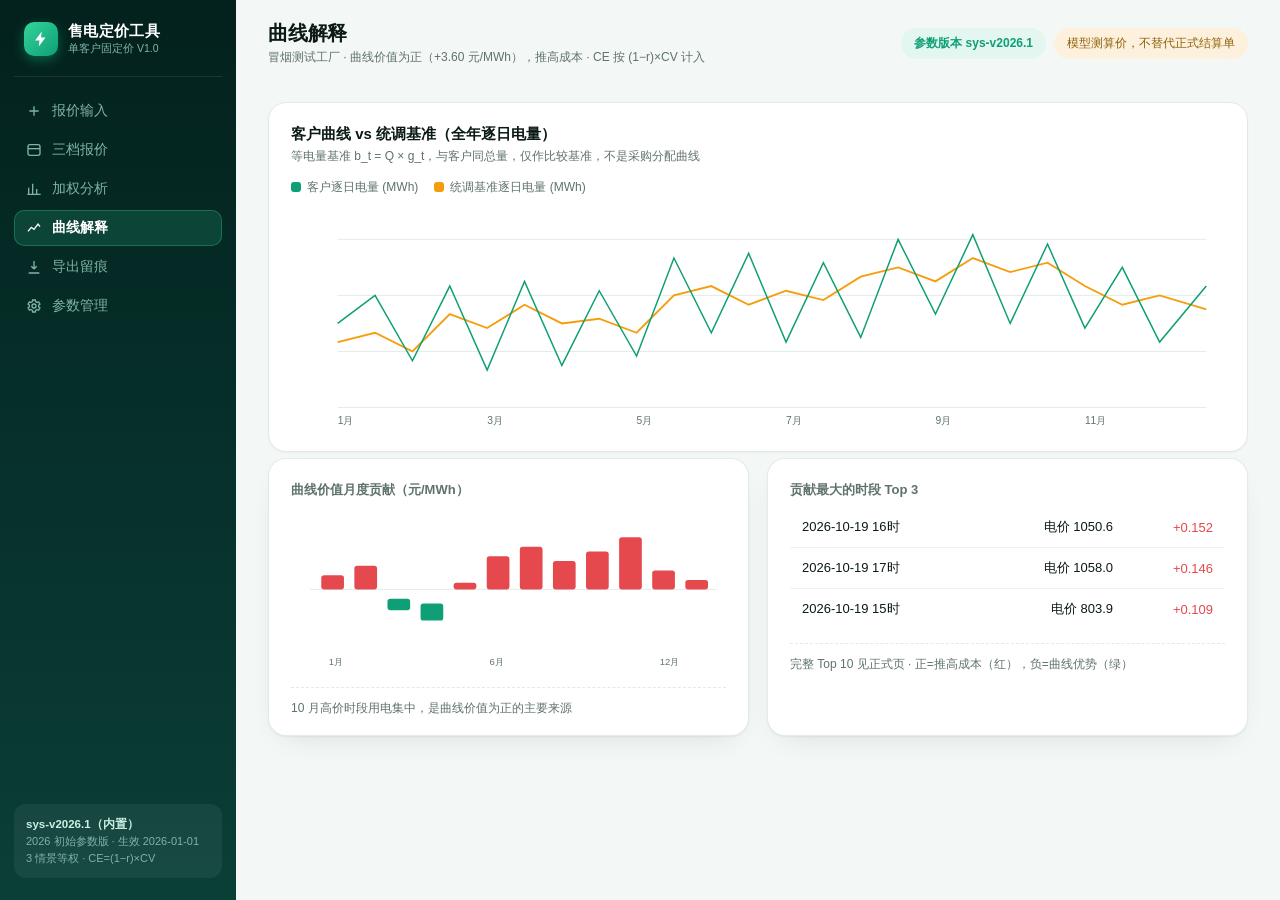
<file: mockups/variant-b.html>
<!DOCTYPE html>
<html lang="zh-CN">
<head>
<meta charset="utf-8">
<meta name="viewport" content="width=device-width, initial-scale=1">
<title>参考稿 B · 能源青</title>
<style>
:root{
  --sb-bg1:#03211d; --sb-bg2:#0a3f37; --sb-text:#7fb3a8; --sb-active:rgba(52,211,153,.16);
  --accent:#0e9f76; --accent-soft:#e3f6ef; --bg:#f3f7f6; --card:#fff;
  --ink:#0c1a16; --ink2:#5f726c; --line:#e2eae8;
  --amber:#f59e0b; --amber-soft:#fdf1de; --green:#0e9f76; --green-soft:#e3f6ef; --red:#e5484d;
}
*{box-sizing:border-box;margin:0}
body{font-family:-apple-system,BlinkMacSystemFont,"SF Pro Display","PingFang SC","Microsoft YaHei",sans-serif;background:var(--bg);color:var(--ink);display:flex;min-height:100vh;font-size:14px;-webkit-font-smoothing:antialiased}
.sidebar{width:236px;background:linear-gradient(180deg,var(--sb-bg1),var(--sb-bg2));color:#fff;padding:22px 14px;display:flex;flex-direction:column;position:sticky;top:0;height:100vh}
.logo{display:flex;align-items:center;gap:10px;padding:0 10px 20px;border-bottom:1px solid rgba(255,255,255,.09);margin-bottom:16px}
.logo-mark{width:34px;height:34px;border-radius:10px;background:linear-gradient(135deg,#34d399,#0e9f76);display:flex;align-items:center;justify-content:center;box-shadow:0 4px 12px rgba(16,185,129,.4)}
.logo b{font-size:15px;letter-spacing:.02em}
.logo small{display:block;font-size:10.5px;color:var(--sb-text);font-weight:400;margin-top:1px}
.nav{flex:1;display:flex;flex-direction:column;gap:3px}
.nav-item{display:flex;align-items:center;gap:10px;padding:9px 12px;border-radius:10px;color:var(--sb-text);font-size:13.5px;cursor:pointer;transition:all .15s;text-decoration:none}
.nav-item:hover{color:#fff;background:rgba(255,255,255,.06)}
.nav-item.active{color:#fff;background:var(--sb-active);font-weight:600;box-shadow:inset 0 0 0 1px rgba(52,211,153,.3)}
.sb-foot{margin-top:auto;padding:12px;background:rgba(255,255,255,.06);border-radius:12px;font-size:11px;color:var(--sb-text);line-height:1.5}
.sb-foot b{color:#c9f2e4;font-size:11.5px}
.main{flex:1;padding:0 32px 40px;min-width:0}
.topbar{display:flex;justify-content:space-between;align-items:center;padding:20px 0 18px;position:sticky;top:0;background:rgba(243,247,246,.85);backdrop-filter:blur(12px);z-index:5}
.topbar h1{font-size:20px;font-weight:700;letter-spacing:-.01em}
.topbar .crumb{font-size:12px;color:var(--ink2);margin-top:2px}
.chips{display:flex;gap:8px}
.chip{font-size:12px;padding:6px 12px;border-radius:999px;background:#fff;border:1px solid var(--line);color:var(--ink2)}
.chip.ver{background:var(--accent-soft);color:var(--accent);border-color:transparent;font-weight:600}
.chip.warn{background:var(--amber-soft);color:#92600a;border-color:transparent}
.tiers{display:grid;grid-template-columns:repeat(3,1fr);gap:18px;margin-top:6px}
.tier{background:var(--card);border-radius:18px;padding:22px 22px 18px;box-shadow:0 1px 2px rgba(12,26,22,.05),0 12px 32px -16px rgba(12,26,22,.14);border:1px solid rgba(226,234,232,.9);transition:transform .18s,box-shadow .18s;position:relative;cursor:pointer}
.tier:hover{transform:translateY(-3px);box-shadow:0 2px 4px rgba(12,26,22,.06),0 20px 44px -16px rgba(12,26,22,.2)}
.tier .name{font-size:13px;font-weight:600;color:var(--ink2)}
.tier .price{font-size:42px;font-weight:750;letter-spacing:-.03em;font-variant-numeric:tabular-nums;margin:10px 0 2px}
.tier .price small{font-size:13px;font-weight:500;color:var(--ink2)}
.tier .conv{font-size:12.5px;color:var(--ink2);font-variant-numeric:tabular-nums}
.tier .kpis{display:flex;gap:6px;flex-wrap:wrap;margin-top:14px}
.pill{font-size:11.5px;padding:4px 10px;border-radius:999px;background:var(--green-soft);color:var(--green);font-weight:600;font-variant-numeric:tabular-nums}
.pill.gray{background:#edf2f0;color:var(--ink2)}
.tier .note{margin-top:14px;padding-top:12px;border-top:1px dashed var(--line);font-size:12px;color:var(--ink2)}
.tier.rec{border:none;background:linear-gradient(#fff,#fff) padding-box,linear-gradient(135deg,#34d399,#0e9f76) border-box;border:1.5px solid transparent}
.rec-badge{position:absolute;top:-11px;right:18px;background:linear-gradient(135deg,#34d399,#0b8a66);color:#fff;font-size:11.5px;font-weight:700;padding:4px 12px;border-radius:999px;box-shadow:0 4px 10px rgba(14,159,118,.4)}
.tier.rec .price{color:#0b8a66}
.formula{margin-top:18px;background:var(--card);border:1px solid var(--line);border-radius:14px;padding:14px 18px;font-size:13px;color:var(--ink2);display:flex;align-items:center;gap:14px;flex-wrap:wrap}
.formula code{background:var(--accent-soft);color:var(--accent);padding:4px 10px;border-radius:8px;font-family:ui-monospace,"SF Mono",Menlo,monospace;font-size:12.5px;font-weight:600}
.formula b{color:var(--ink)}
.card{background:var(--card);border:1px solid var(--line);border-radius:18px;padding:22px;margin-top:18px;box-shadow:0 1px 2px rgba(12,26,22,.04)}
.card h2{font-size:15px;font-weight:700;margin-bottom:4px}
.card .sub{font-size:12px;color:var(--ink2);margin-bottom:14px}
table{width:100%;border-collapse:collapse;font-size:13px;font-variant-numeric:tabular-nums}
th{font-size:11px;text-transform:uppercase;letter-spacing:.06em;color:var(--ink2);font-weight:600;text-align:left;padding:8px 12px;border-bottom:1px solid var(--line)}
td{padding:11px 12px;border-bottom:1px solid #eef3f1}
tr:last-child td{border-bottom:none}
tbody tr:hover{background:#f5faf8}
.num{text-align:right}
.pos{color:var(--red)} .profit{color:var(--green);font-weight:600}
.ecl{background:#f2faf6;font-weight:600}
.btn{background:var(--accent);color:#fff;border:none;padding:9px 20px;border-radius:10px;font-size:13.5px;font-weight:600;box-shadow:0 4px 14px -4px rgba(14,159,118,.5);cursor:pointer}
.btn.plain{background:#fff;color:var(--ink);border:1px solid var(--line);box-shadow:none;font-weight:500}
.actions{display:flex;gap:10px;margin-top:18px}
/* 图表区 */
.chartbox{margin-top:6px}
.legend{display:flex;gap:16px;font-size:12px;color:var(--ink2);margin-bottom:6px}
.dot{display:inline-block;width:10px;height:10px;border-radius:3px;margin-right:6px;vertical-align:-1px}
</style>
</head>
<body>
<aside class="sidebar">
  <div class="logo">
    <div class="logo-mark"><svg width="18" height="18" viewBox="0 0 24 24" fill="none"><path d="M13 2L4 14h6l-1 8 9-12h-6l1-8z" fill="#fff"/></svg></div>
    <div><b>售电定价工具</b><small>单客户固定价 V1.0</small></div>
  </div>
  <nav class="nav">
    <a class="nav-item"><svg width="16" height="16" viewBox="0 0 24 24" fill="none" stroke="currentColor" stroke-width="2"><path d="M12 5v14M5 12h14"/></svg>报价输入</a>
    <a class="nav-item"><svg width="16" height="16" viewBox="0 0 24 24" fill="none" stroke="currentColor" stroke-width="2"><rect x="3" y="4" width="18" height="16" rx="3"/><path d="M3 10h18"/></svg>三档报价</a>
    <a class="nav-item"><svg width="16" height="16" viewBox="0 0 24 24" fill="none" stroke="currentColor" stroke-width="2"><path d="M4 20V10M10 20V4M16 20v-8M22 20H2"/></svg>加权分析</a>
    <a class="nav-item active"><svg width="16" height="16" viewBox="0 0 24 24" fill="none" stroke="currentColor" stroke-width="2"><path d="M3 17l5-6 4 3 6-8 3 4"/></svg>曲线解释</a>
    <a class="nav-item"><svg width="16" height="16" viewBox="0 0 24 24" fill="none" stroke="currentColor" stroke-width="2"><path d="M12 3v12m0 0l-4-4m4 4l4-4M4 21h16"/></svg>导出留痕</a>
    <a class="nav-item"><svg width="16" height="16" viewBox="0 0 24 24" fill="none" stroke="currentColor" stroke-width="2"><circle cx="12" cy="12" r="3"/><path d="M19 12a7 7 0 01-.1 1.2l2 1.6-2 3.4-2.4-1a7 7 0 01-2 1.2L14 21h-4l-.5-2.6a7 7 0 01-2-1.2l-2.4 1-2-3.4 2-1.6A7 7 0 015 12a7 7 0 01.1-1.2l-2-1.6 2-3.4 2.4 1a7 7 0 012-1.2L10 3h4l.5 2.6a7 7 0 012 1.2l2.4-1 2 3.4-2 1.6a7 7 0 01.1 1.2z"/></svg>参数管理</a>
  </nav>
  <div class="sb-foot"><b>sys-v2026.1（内置）</b><br>2026 初始参数版 · 生效 2026-01-01<br>3 情景等权 · CE=(1−r)×CV</div>
</aside>

<main class="main">
  <div class="topbar">
    <div><h1>曲线解释</h1><div class="crumb">冒烟测试工厂 · 曲线价值为正（+3.60 元/MWh），推高成本 · CE 按 (1−r)×CV 计入</div></div>
    <div class="chips"><span class="chip ver">参数版本 sys-v2026.1</span><span class="chip warn">模型测算价，不替代正式结算单</span></div>
  </div>

  <div class="card">
    <h2>客户曲线 vs 统调基准（全年逐日电量）</h2>
    <div class="sub">等电量基准 b_t = Q × g_t，与客户同总量，仅作比较基准，不是采购分配曲线</div>
    <div class="chartbox">
      <div class="legend"><span><i class="dot" style="background:#0e9f76"></i>客户逐日电量 (MWh)</span><span><i class="dot" style="background:#f59e0b"></i>统调基准逐日电量 (MWh)</span></div>
      <svg viewBox="0 0 1000 240" width="100%">
        <g stroke="#e2eae8"><line x1="50" y1="40" x2="980" y2="40"/><line x1="50" y1="100" x2="980" y2="100"/><line x1="50" y1="160" x2="980" y2="160"/><line x1="50" y1="220" x2="980" y2="220"/></g>
        <path d="M50 150 L90 140 L130 160 L170 120 L210 135 L250 110 L290 130 L330 125 L370 140 L410 100 L450 90 L490 110 L530 95 L570 105 L610 80 L650 70 L690 85 L730 60 L770 75 L810 65 L850 90 L890 110 L930 100 L980 115" fill="none" stroke="#f59e0b" stroke-width="2"/>
        <path d="M50 130 L90 100 L130 170 L170 90 L210 180 L250 85 L290 175 L330 95 L370 165 L410 60 L450 140 L490 55 L530 150 L570 65 L610 145 L650 40 L690 120 L730 35 L770 130 L810 45 L850 135 L890 70 L930 150 L980 90" fill="none" stroke="#0e9f76" stroke-width="1.6"/>
        <g font-size="11" fill="#5f726c"><text x="50" y="238">1月</text><text x="210" y="238">3月</text><text x="370" y="238">5月</text><text x="530" y="238">7月</text><text x="690" y="238">9月</text><text x="850" y="238">11月</text></g>
      </svg>
    </div>
  </div>

  <div class="tiers" style="grid-template-columns:1fr 1fr">
    <div class="tier">
      <div class="name">曲线价值月度贡献（元/MWh）</div>
      <svg viewBox="0 0 460 170" width="100%" style="margin-top:10px">
        <line x1="20" y1="85" x2="450" y2="85" stroke="#e2eae8"/>
        <g>
          <rect x="32" y="70" width="24" height="15" rx="3" fill="#e5484d"/>
          <rect x="67" y="60" width="24" height="25" rx="3" fill="#e5484d"/>
          <rect x="102" y="95" width="24" height="12" rx="3" fill="#0e9f76"/>
          <rect x="137" y="100" width="24" height="18" rx="3" fill="#0e9f76"/>
          <rect x="172" y="78" width="24" height="7" rx="3" fill="#e5484d"/>
          <rect x="207" y="50" width="24" height="35" rx="3" fill="#e5484d"/>
          <rect x="242" y="40" width="24" height="45" rx="3" fill="#e5484d"/>
          <rect x="277" y="55" width="24" height="30" rx="3" fill="#e5484d"/>
          <rect x="312" y="45" width="24" height="40" rx="3" fill="#e5484d"/>
          <rect x="347" y="30" width="24" height="55" rx="3" fill="#e5484d"/>
          <rect x="382" y="65" width="24" height="20" rx="3" fill="#e5484d"/>
          <rect x="417" y="75" width="24" height="10" rx="3" fill="#e5484d"/>
        </g>
        <g font-size="10" fill="#5f726c"><text x="40" y="165">1月</text><text x="210" y="165">6月</text><text x="390" y="165">12月</text></g>
      </svg>
      <div class="note">10 月高价时段用电集中，是曲线价值为正的主要来源</div>
    </div>
    <div class="tier">
      <div class="name">贡献最大的时段 Top 3</div>
      <table style="margin-top:8px">
        <tbody>
          <tr><td>2026-10-19 16时</td><td class="num">电价 1050.6</td><td class="num pos">+0.152</td></tr>
          <tr><td>2026-10-19 17时</td><td class="num">电价 1058.0</td><td class="num pos">+0.146</td></tr>
          <tr><td>2026-10-19 15时</td><td class="num">电价 803.9</td><td class="num pos">+0.109</td></tr>
        </tbody>
      </table>
      <div class="note">完整 Top 10 见正式页 · 正=推高成本（红），负=曲线优势（绿）</div>
    </div>
  </div>
</main>
</body>
</html>
</file>
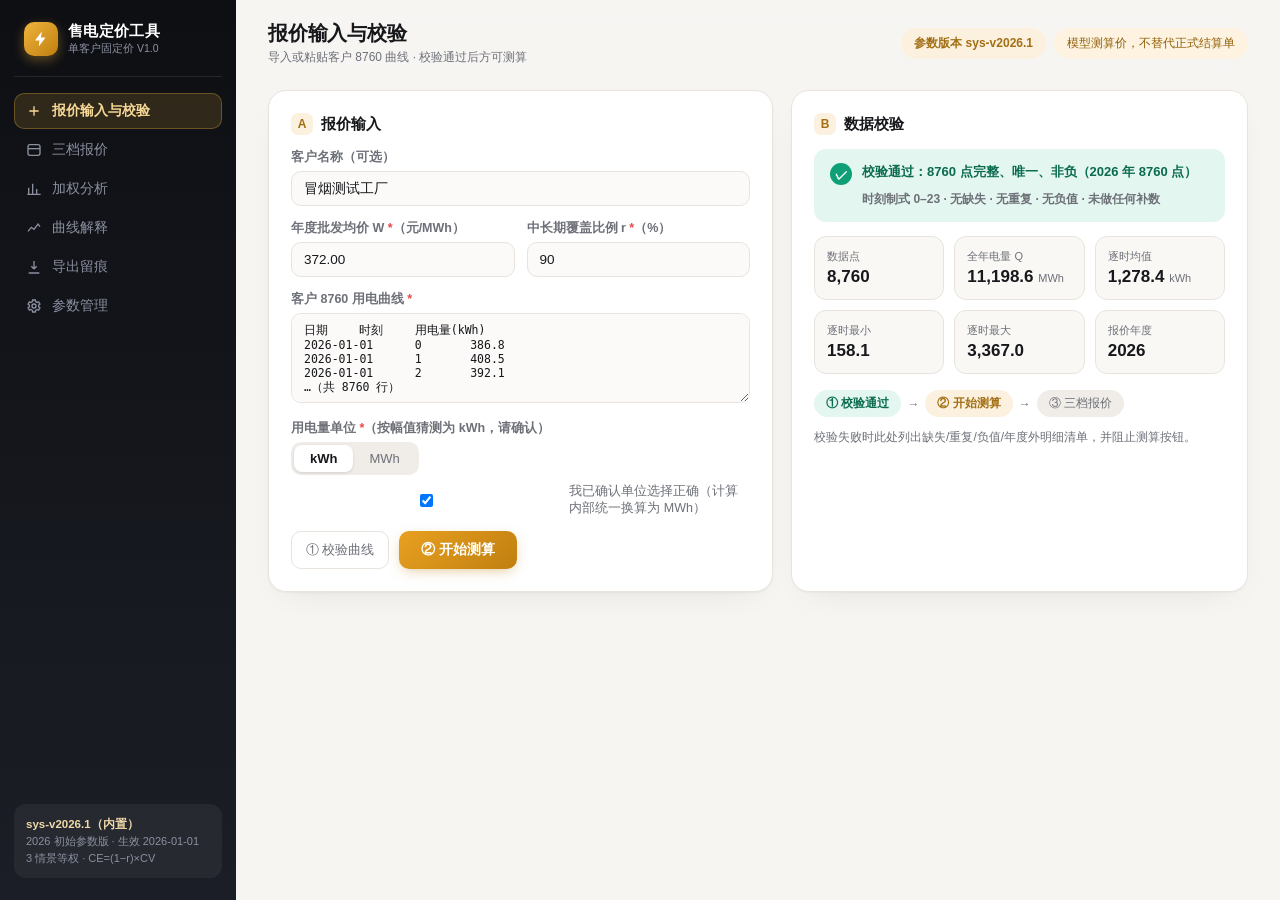
<file: mockups/variant-c.html>
<!DOCTYPE html>
<html lang="zh-CN">
<head>
<meta charset="utf-8">
<meta name="viewport" content="width=device-width, initial-scale=1">
<title>参考稿 C · 商务金</title>
<style>
:root{
  --sb-bg1:#0e0f13; --sb-bg2:#1b1e26; --sb-text:#8b90a0; --sb-active:rgba(240,180,60,.14);
  --accent:#d9962c; --accent-soft:#fbf1de; --bg:#f7f5f2; --card:#fff;
  --ink:#17181c; --ink2:#6d7078; --line:#e8e4dd;
  --amber:#e8a020; --green:#0e9f76; --green-soft:#e3f6ef; --red:#e5484d; --red-soft:#fdecec;
}
*{box-sizing:border-box;margin:0}
body{font-family:-apple-system,BlinkMacSystemFont,"SF Pro Display","PingFang SC","Microsoft YaHei",sans-serif;background:var(--bg);color:var(--ink);display:flex;min-height:100vh;font-size:14px;-webkit-font-smoothing:antialiased}
.sidebar{width:236px;background:linear-gradient(180deg,var(--sb-bg1),var(--sb-bg2));color:#fff;padding:22px 14px;display:flex;flex-direction:column;position:sticky;top:0;height:100vh}
.logo{display:flex;align-items:center;gap:10px;padding:0 10px 20px;border-bottom:1px solid rgba(255,255,255,.09);margin-bottom:16px}
.logo-mark{width:34px;height:34px;border-radius:10px;background:linear-gradient(135deg,#f0b43c,#c07f10);display:flex;align-items:center;justify-content:center;box-shadow:0 4px 12px rgba(240,180,60,.35)}
.logo b{font-size:15px;letter-spacing:.02em}
.logo small{display:block;font-size:10.5px;color:var(--sb-text);font-weight:400;margin-top:1px}
.nav{flex:1;display:flex;flex-direction:column;gap:3px}
.nav-item{display:flex;align-items:center;gap:10px;padding:9px 12px;border-radius:10px;color:var(--sb-text);font-size:13.5px;cursor:pointer;transition:all .15s;text-decoration:none}
.nav-item:hover{color:#fff;background:rgba(255,255,255,.06)}
.nav-item.active{color:#f7d896;background:var(--sb-active);font-weight:600;box-shadow:inset 0 0 0 1px rgba(240,180,60,.3)}
.sb-foot{margin-top:auto;padding:12px;background:rgba(255,255,255,.05);border-radius:12px;font-size:11px;color:var(--sb-text);line-height:1.5}
.sb-foot b{color:#f0d9a8;font-size:11.5px}
.main{flex:1;padding:0 32px 40px;min-width:0}
.topbar{display:flex;justify-content:space-between;align-items:center;padding:20px 0 18px;position:sticky;top:0;background:rgba(247,245,242,.85);backdrop-filter:blur(12px);z-index:5}
.topbar h1{font-size:20px;font-weight:700;letter-spacing:-.01em}
.topbar .crumb{font-size:12px;color:var(--ink2);margin-top:2px}
.chips{display:flex;gap:8px}
.chip{font-size:12px;padding:6px 12px;border-radius:999px;background:#fff;border:1px solid var(--line);color:var(--ink2)}
.chip.ver{background:var(--accent-soft);color:#a36f14;border-color:transparent;font-weight:600}
.chip.warn{background:#fdf3e0;color:#92600a;border-color:transparent}
.grid2{display:grid;grid-template-columns:1.05fr .95fr;gap:18px;margin-top:6px}
.card{background:var(--card);border:1px solid var(--line);border-radius:18px;padding:22px;box-shadow:0 1px 2px rgba(23,24,28,.04),0 12px 32px -18px rgba(23,24,28,.12)}
.card h2{font-size:15px;font-weight:700;margin-bottom:14px;display:flex;align-items:center;gap:8px}
.step{width:22px;height:22px;border-radius:7px;background:var(--accent-soft);color:#a36f14;font-size:12px;font-weight:700;display:inline-flex;align-items:center;justify-content:center}
.frm{margin-bottom:14px}
.frm label{display:block;font-size:12.5px;font-weight:600;color:var(--ink2);margin-bottom:5px}
.frm input,.frm select,.frm textarea{width:100%;padding:9px 12px;border:1px solid var(--line);border-radius:10px;font-size:13.5px;background:#fbfaf8;font-family:inherit;transition:all .15s;color:var(--ink)}
.frm input:focus,.frm textarea:focus,.frm select:focus{outline:none;border-color:var(--accent);box-shadow:0 0 0 3px rgba(217,150,44,.18);background:#fff}
.frm textarea{font-family:ui-monospace,Menlo,monospace;font-size:11.5px;resize:vertical}
.req{color:var(--red)}
.unitrow{display:flex;gap:8px;align-items:center}
.useg{display:inline-flex;background:#f0ede8;border-radius:10px;padding:3px}
.useg button{border:none;background:transparent;padding:6px 16px;border-radius:8px;font-size:13px;cursor:pointer;color:var(--ink2)}
.useg button.on{background:#fff;color:var(--ink);font-weight:600;box-shadow:0 1px 3px rgba(0,0,0,.12)}
.chk{display:flex;gap:7px;align-items:center;font-size:12.5px;color:var(--ink2);margin-top:8px}
.btn{background:linear-gradient(135deg,#e8a020,#c07f10);color:#fff;border:none;padding:10px 22px;border-radius:10px;font-size:13.5px;font-weight:600;box-shadow:0 4px 14px -4px rgba(192,127,16,.5);cursor:pointer}
.btn.plain{background:#fff;color:var(--ink);border:1px solid var(--line);box-shadow:none;font-weight:500}
.btn.ghost{background:transparent;border:1px solid var(--line);box-shadow:none;color:var(--ink2);font-weight:500;padding:8px 14px;font-size:12.5px}
.actions{display:flex;gap:10px;margin-top:6px}
/* 校验面板 */
.status{border-radius:12px;padding:14px 16px;font-size:13px;font-weight:600;display:flex;gap:10px;align-items:flex-start}
.status.ok{background:var(--green-soft);color:#0a6b4f}
.status .ic{width:22px;height:22px;border-radius:50%;background:var(--green);color:#fff;display:inline-flex;align-items:center;justify-content:center;font-size:13px;flex:none}
.stats{display:grid;grid-template-columns:repeat(3,1fr);gap:10px;margin-top:14px}
.stat{background:#faf8f5;border:1px solid var(--line);border-radius:12px;padding:12px}
.stat .k{font-size:11px;color:var(--ink2)}
.stat .v{font-size:17px;font-weight:700;margin-top:3px;font-variant-numeric:tabular-nums}
.stat .v small{font-size:11px;color:var(--ink2);font-weight:500}
.flow{display:flex;gap:6px;align-items:center;margin-top:16px;font-size:12px;color:var(--ink2)}
.flow .node{padding:5px 12px;border-radius:999px;background:#f0ede8}
.flow .node.done{background:var(--green-soft);color:#0a6b4f;font-weight:600}
.flow .node.next{background:var(--accent-soft);color:#a36f14;font-weight:600}
.mini{font-size:12px;color:var(--ink2);margin-top:10px}
</style>
</head>
<body>
<aside class="sidebar">
  <div class="logo">
    <div class="logo-mark"><svg width="18" height="18" viewBox="0 0 24 24" fill="none"><path d="M13 2L4 14h6l-1 8 9-12h-6l1-8z" fill="#fff"/></svg></div>
    <div><b>售电定价工具</b><small>单客户固定价 V1.0</small></div>
  </div>
  <nav class="nav">
    <a class="nav-item active"><svg width="16" height="16" viewBox="0 0 24 24" fill="none" stroke="currentColor" stroke-width="2"><path d="M12 5v14M5 12h14"/></svg>报价输入与校验</a>
    <a class="nav-item"><svg width="16" height="16" viewBox="0 0 24 24" fill="none" stroke="currentColor" stroke-width="2"><rect x="3" y="4" width="18" height="16" rx="3"/><path d="M3 10h18"/></svg>三档报价</a>
    <a class="nav-item"><svg width="16" height="16" viewBox="0 0 24 24" fill="none" stroke="currentColor" stroke-width="2"><path d="M4 20V10M10 20V4M16 20v-8M22 20H2"/></svg>加权分析</a>
    <a class="nav-item"><svg width="16" height="16" viewBox="0 0 24 24" fill="none" stroke="currentColor" stroke-width="2"><path d="M3 17l5-6 4 3 6-8 3 4"/></svg>曲线解释</a>
    <a class="nav-item"><svg width="16" height="16" viewBox="0 0 24 24" fill="none" stroke="currentColor" stroke-width="2"><path d="M12 3v12m0 0l-4-4m4 4l4-4M4 21h16"/></svg>导出留痕</a>
    <a class="nav-item"><svg width="16" height="16" viewBox="0 0 24 24" fill="none" stroke="currentColor" stroke-width="2"><circle cx="12" cy="12" r="3"/><path d="M19 12a7 7 0 01-.1 1.2l2 1.6-2 3.4-2.4-1a7 7 0 01-2 1.2L14 21h-4l-.5-2.6a7 7 0 01-2-1.2l-2.4 1-2-3.4 2-1.6A7 7 0 015 12a7 7 0 01.1-1.2l-2-1.6 2-3.4 2.4 1a7 7 0 012-1.2L10 3h4l.5 2.6a7 7 0 012 1.2l2.4-1 2 3.4-2 1.6a7 7 0 01.1 1.2z"/></svg>参数管理</a>
  </nav>
  <div class="sb-foot"><b>sys-v2026.1（内置）</b><br>2026 初始参数版 · 生效 2026-01-01<br>3 情景等权 · CE=(1−r)×CV</div>
</aside>

<main class="main">
  <div class="topbar">
    <div><h1>报价输入与校验</h1><div class="crumb">导入或粘贴客户 8760 曲线 · 校验通过后方可测算</div></div>
    <div class="chips"><span class="chip ver">参数版本 sys-v2026.1</span><span class="chip warn">模型测算价，不替代正式结算单</span></div>
  </div>

  <div class="grid2">
    <div class="card">
      <h2><span class="step">A</span>报价输入</h2>
      <div class="frm"><label>客户名称（可选）</label><input value="冒烟测试工厂"></div>
      <div class="frm" style="display:grid;grid-template-columns:1fr 1fr;gap:12px">
        <div><label>年度批发均价 W <span class="req">*</span>（元/MWh）</label><input value="372.00"></div>
        <div><label>中长期覆盖比例 r <span class="req">*</span>（%）</label><input value="90"></div>
      </div>
      <div class="frm"><label>客户 8760 用电曲线 <span class="req">*</span></label>
        <textarea rows="5">日期	时刻	用电量(kWh)
2026-01-01	0	386.8
2026-01-01	1	408.5
2026-01-01	2	392.1
…（共 8760 行）</textarea>
      </div>
      <div class="frm">
        <label>用电量单位 <span class="req">*</span>（按幅值猜测为 kWh，请确认）</label>
        <div class="unitrow">
          <span class="useg"><button class="on">kWh</button><button>MWh</button></span>
        </div>
        <div class="chk"><input type="checkbox" checked> 我已确认单位选择正确（计算内部统一换算为 MWh）</div>
      </div>
      <div class="actions"><button class="btn ghost">① 校验曲线</button><button class="btn">② 开始测算</button></div>
    </div>

    <div class="card">
      <h2><span class="step">B</span>数据校验</h2>
      <div class="status ok"><span class="ic">✓</span><div>校验通过：8760 点完整、唯一、非负（2026 年 8760 点）<div class="mini">时刻制式 0–23 · 无缺失 · 无重复 · 无负值 · 未做任何补数</div></div></div>
      <div class="stats">
        <div class="stat"><div class="k">数据点</div><div class="v">8,760</div></div>
        <div class="stat"><div class="k">全年电量 Q</div><div class="v">11,198.6 <small>MWh</small></div></div>
        <div class="stat"><div class="k">逐时均值</div><div class="v">1,278.4 <small>kWh</small></div></div>
        <div class="stat"><div class="k">逐时最小</div><div class="v">158.1</div></div>
        <div class="stat"><div class="k">逐时最大</div><div class="v">3,367.0</div></div>
        <div class="stat"><div class="k">报价年度</div><div class="v">2026</div></div>
      </div>
      <div class="flow"><span class="node done">① 校验通过</span>→<span class="node next">② 开始测算</span>→<span class="node">③ 三档报价</span></div>
      <div class="mini" style="margin-top:12px">校验失败时此处列出缺失/重复/负值/年度外明细清单，并阻止测算按钮。</div>
    </div>
  </div>
</main>
</body>
</html>
</file>
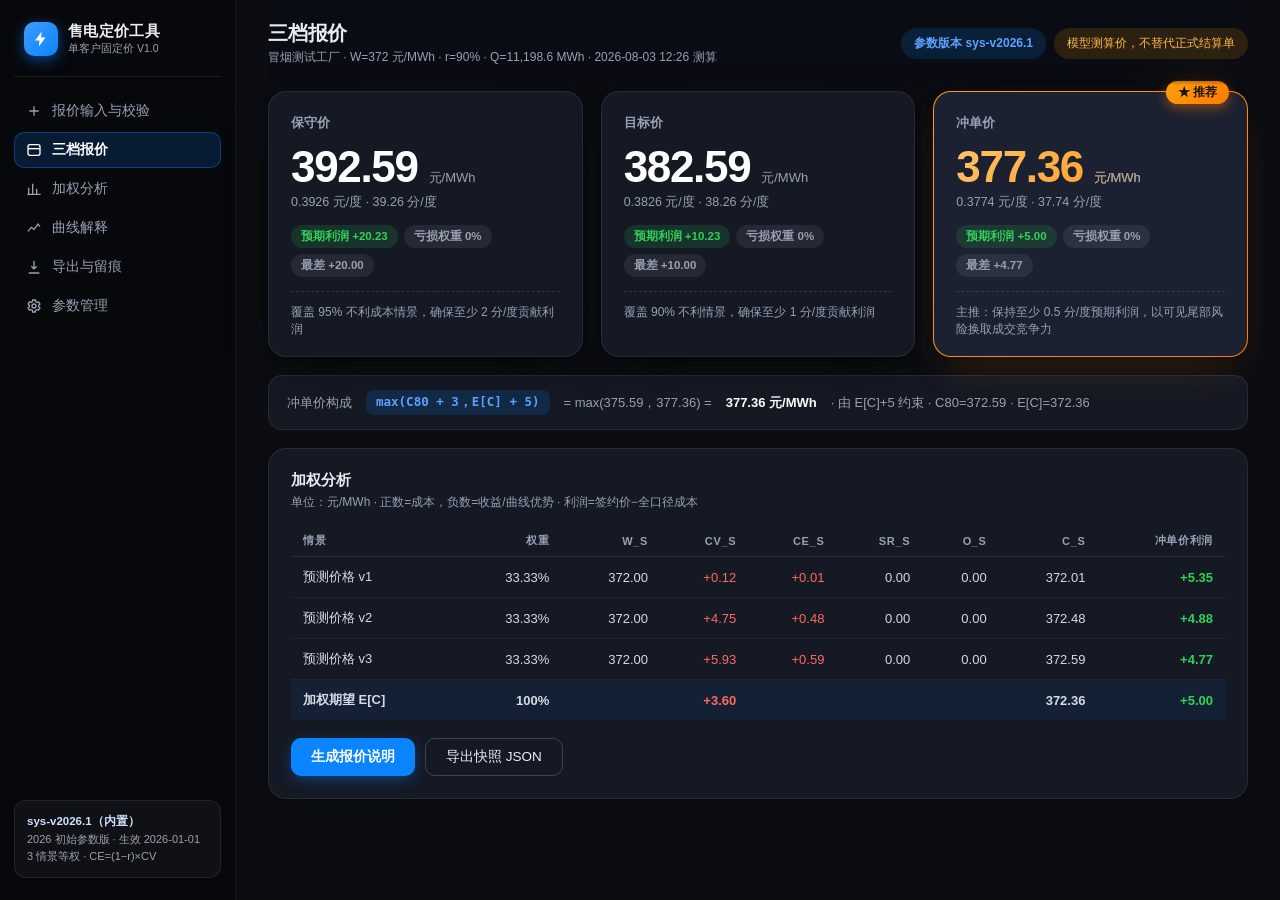
<file: mockups/variant-d.html>
<!DOCTYPE html>
<html lang="zh-CN">
<head>
<meta charset="utf-8">
<meta name="viewport" content="width=device-width, initial-scale=1">
<title>参考稿 D · 暗色深邃</title>
<style>
:root{
  /* Apple 深色模式色板：抬升即变亮 */
  --bg:#0b0d12;            /* 最底层 */
  --sb:#07080c;            /* 侧边栏：最重材质 */
  --card:#151924;          /* 抬升一级 */
  --card2:#1b2130;         /* 抬升二级 */
  --line:rgba(255,255,255,.08);
  --ink:#e9ecf3; --ink2:#98a0b3;
  --blue:#0a84ff; --blue-soft:rgba(10,132,255,.16); --blue-text:#5ea2ff;
  --green:#30d158; --green-soft:rgba(48,209,88,.14);
  --orange:#ff9f0a; --orange2:#ff7a00;
  --red:#ff6961;
}
*{box-sizing:border-box;margin:0}
body{font-family:-apple-system,BlinkMacSystemFont,"SF Pro Display","PingFang SC","Microsoft YaHei",sans-serif;background:var(--bg);color:var(--ink);display:flex;min-height:100vh;font-size:14px;-webkit-font-smoothing:antialiased}
/* ---------- 侧边栏（最重材质） ---------- */
.sidebar{width:236px;background:var(--sb);border-right:1px solid var(--line);padding:22px 14px;display:flex;flex-direction:column;position:sticky;top:0;height:100vh}
.logo{display:flex;align-items:center;gap:10px;padding:0 10px 20px;border-bottom:1px solid var(--line);margin-bottom:16px}
.logo-mark{width:34px;height:34px;border-radius:10px;background:linear-gradient(135deg,#3f9bff,#0a84ff);display:flex;align-items:center;justify-content:center;box-shadow:0 4px 14px rgba(10,132,255,.5)}
.logo b{font-size:15px;letter-spacing:.02em}
.logo small{display:block;font-size:10.5px;color:var(--ink2);font-weight:400;margin-top:1px}
.nav{flex:1;display:flex;flex-direction:column;gap:3px}
.nav-item{display:flex;align-items:center;gap:10px;padding:9px 12px;border-radius:10px;color:var(--ink2);font-size:13.5px;cursor:pointer;transition:all .15s;text-decoration:none}
.nav-item:hover{color:#fff;background:rgba(255,255,255,.05)}
.nav-item:active{transform:scale(.98)}
.nav-item.active{color:#fff;background:var(--blue-soft);font-weight:600;box-shadow:inset 0 0 0 1px rgba(10,132,255,.35)}
.sb-foot{margin-top:auto;padding:12px;background:rgba(255,255,255,.04);border:1px solid var(--line);border-radius:12px;font-size:11px;color:var(--ink2);line-height:1.55}
.sb-foot b{color:#cfe2ff;font-size:11.5px}
/* ---------- 主区 ---------- */
.main{flex:1;padding:0 32px 40px;min-width:0}
.topbar{display:flex;justify-content:space-between;align-items:center;padding:20px 0 18px;position:sticky;top:0;background:rgba(11,13,18,.72);backdrop-filter:blur(18px) saturate(160%);z-index:5;border-bottom:1px solid transparent;
  -webkit-mask-image:linear-gradient(#000 78%,transparent);mask-image:linear-gradient(#000 78%,transparent)}
.topbar h1{font-size:20px;font-weight:700;letter-spacing:-.01em}
.topbar .crumb{font-size:12px;color:var(--ink2);margin-top:2px}
.chips{display:flex;gap:8px}
.chip{font-size:12px;padding:6px 12px;border-radius:999px;background:var(--card);border:1px solid var(--line);color:var(--ink2)}
.chip.ver{background:var(--blue-soft);color:var(--blue-text);border-color:transparent;font-weight:600}
.chip.warn{background:rgba(255,159,10,.14);color:#ffb84d;border-color:transparent}
/* ---------- 报价卡 ---------- */
.tiers{display:grid;grid-template-columns:repeat(3,1fr);gap:18px;margin-top:6px}
.tier{background:var(--card);border:1px solid var(--line);border-radius:18px;padding:22px 22px 18px;position:relative;cursor:pointer;
  box-shadow:0 2px 6px rgba(0,0,0,.35),0 18px 44px -18px rgba(0,0,0,.55);
  transition:transform .18s cubic-bezier(.2,.8,.3,1),box-shadow .18s,border-color .18s}
.tier:hover{transform:translateY(-3px);border-color:rgba(255,255,255,.16);box-shadow:0 4px 10px rgba(0,0,0,.4),0 24px 54px -18px rgba(0,0,0,.65)}
.tier:active{transform:scale(.985)}
.tier .name{font-size:13px;font-weight:600;color:var(--ink2)}
.tier .price{font-size:44px;font-weight:750;letter-spacing:-.03em;font-variant-numeric:tabular-nums;margin:10px 0 2px;color:#fff}
.tier .price small{font-size:13px;font-weight:500;color:var(--ink2);letter-spacing:0}
.tier .conv{font-size:12.5px;color:var(--ink2);font-variant-numeric:tabular-nums}
.tier .kpis{display:flex;gap:6px;flex-wrap:wrap;margin-top:14px}
.pill{font-size:11.5px;padding:4px 10px;border-radius:999px;background:var(--green-soft);color:var(--green);font-weight:600;font-variant-numeric:tabular-nums}
.pill.gray{background:rgba(255,255,255,.07);color:var(--ink2)}
.tier .note{margin-top:14px;padding-top:12px;border-top:1px dashed rgba(255,255,255,.12);font-size:12px;color:var(--ink2)}
.tier.rec{border:none;background:linear-gradient(var(--card2),var(--card2)) padding-box,linear-gradient(135deg,var(--orange),var(--orange2)) border-box;border:1.5px solid transparent;
  box-shadow:0 2px 6px rgba(0,0,0,.35),0 18px 44px -14px rgba(255,122,0,.22)}
.rec-badge{position:absolute;top:-11px;right:18px;background:linear-gradient(135deg,var(--orange),var(--orange2));color:#1a1206;font-size:11.5px;font-weight:800;padding:4px 12px;border-radius:999px;box-shadow:0 4px 12px rgba(255,122,0,.45)}
.tier.rec .price{background:linear-gradient(135deg,#ffc36b,#ff8a00);-webkit-background-clip:text;background-clip:text;color:transparent}
/* ---------- 公式条 ---------- */
.formula{margin-top:18px;background:var(--card);border:1px solid var(--line);border-radius:14px;padding:14px 18px;font-size:13px;color:var(--ink2);display:flex;align-items:center;gap:14px;flex-wrap:wrap}
.formula code{background:var(--blue-soft);color:var(--blue-text);padding:4px 10px;border-radius:8px;font-family:ui-monospace,"SF Mono",Menlo,monospace;font-size:12.5px;font-weight:600}
.formula b{color:#fff}
/* ---------- 表格卡 ---------- */
.card{background:var(--card);border:1px solid var(--line);border-radius:18px;padding:22px;margin-top:18px;box-shadow:0 2px 6px rgba(0,0,0,.3)}
.card h2{font-size:15px;font-weight:700;margin-bottom:4px}
.card .sub{font-size:12px;color:var(--ink2);margin-bottom:14px}
table{width:100%;border-collapse:collapse;font-size:13px;font-variant-numeric:tabular-nums}
th{font-size:11px;text-transform:uppercase;letter-spacing:.06em;color:var(--ink2);font-weight:600;text-align:left;padding:8px 12px;border-bottom:1px solid var(--line)}
td{padding:11px 12px;border-bottom:1px solid rgba(255,255,255,.05);color:#d5dae6}
tr:last-child td{border-bottom:none}
tbody tr:hover{background:rgba(255,255,255,.03)}
.num{text-align:right}
.pos{color:var(--red)} .profit{color:var(--green);font-weight:600}
.ecl{background:rgba(10,132,255,.07);font-weight:600}
.btn{background:var(--blue);color:#fff;border:none;padding:9px 20px;border-radius:10px;font-size:13.5px;font-weight:600;box-shadow:0 4px 16px -4px rgba(10,132,255,.6);cursor:pointer;transition:transform .1s}
.btn:active{transform:scale(.96)}
.btn.plain{background:transparent;color:var(--ink);border:1px solid rgba(255,255,255,.18);box-shadow:none;font-weight:500}
.actions{display:flex;gap:10px;margin-top:18px}
@media (prefers-reduced-motion: reduce){.tier,.btn,.nav-item{transition:none}.tier:hover{transform:none}}
</style>
</head>
<body>
<aside class="sidebar">
  <div class="logo">
    <div class="logo-mark"><svg width="18" height="18" viewBox="0 0 24 24" fill="none"><path d="M13 2L4 14h6l-1 8 9-12h-6l1-8z" fill="#fff"/></svg></div>
    <div><b>售电定价工具</b><small>单客户固定价 V1.0</small></div>
  </div>
  <nav class="nav">
    <a class="nav-item"><svg width="16" height="16" viewBox="0 0 24 24" fill="none" stroke="currentColor" stroke-width="2"><path d="M12 5v14M5 12h14"/></svg>报价输入与校验</a>
    <a class="nav-item active"><svg width="16" height="16" viewBox="0 0 24 24" fill="none" stroke="currentColor" stroke-width="2"><rect x="3" y="4" width="18" height="16" rx="3"/><path d="M3 10h18"/></svg>三档报价</a>
    <a class="nav-item"><svg width="16" height="16" viewBox="0 0 24 24" fill="none" stroke="currentColor" stroke-width="2"><path d="M4 20V10M10 20V4M16 20v-8M22 20H2"/></svg>加权分析</a>
    <a class="nav-item"><svg width="16" height="16" viewBox="0 0 24 24" fill="none" stroke="currentColor" stroke-width="2"><path d="M3 17l5-6 4 3 6-8 3 4"/></svg>曲线解释</a>
    <a class="nav-item"><svg width="16" height="16" viewBox="0 0 24 24" fill="none" stroke="currentColor" stroke-width="2"><path d="M12 3v12m0 0l-4-4m4 4l4-4M4 21h16"/></svg>导出与留痕</a>
    <a class="nav-item"><svg width="16" height="16" viewBox="0 0 24 24" fill="none" stroke="currentColor" stroke-width="2"><circle cx="12" cy="12" r="3"/><path d="M19 12a7 7 0 01-.1 1.2l2 1.6-2 3.4-2.4-1a7 7 0 01-2 1.2L14 21h-4l-.5-2.6a7 7 0 01-2-1.2l-2.4 1-2-3.4 2-1.6A7 7 0 015 12a7 7 0 01.1-1.2l-2-1.6 2-3.4 2.4 1a7 7 0 012-1.2L10 3h4l.5 2.6a7 7 0 012 1.2l2.4-1 2 3.4-2 1.6a7 7 0 01.1 1.2z"/></svg>参数管理</a>
  </nav>
  <div class="sb-foot"><b>sys-v2026.1（内置）</b><br>2026 初始参数版 · 生效 2026-01-01<br>3 情景等权 · CE=(1−r)×CV</div>
</aside>

<main class="main">
  <div class="topbar">
    <div><h1>三档报价</h1><div class="crumb">冒烟测试工厂 · W=372 元/MWh · r=90% · Q=11,198.6 MWh · 2026-08-03 12:26 测算</div></div>
    <div class="chips"><span class="chip ver">参数版本 sys-v2026.1</span><span class="chip warn">模型测算价，不替代正式结算单</span></div>
  </div>

  <div class="tiers">
    <div class="tier">
      <div class="name">保守价</div>
      <div class="price">392.59 <small>元/MWh</small></div>
      <div class="conv">0.3926 元/度 · 39.26 分/度</div>
      <div class="kpis"><span class="pill">预期利润 +20.23</span><span class="pill gray">亏损权重 0%</span><span class="pill gray">最差 +20.00</span></div>
      <div class="note">覆盖 95% 不利成本情景，确保至少 2 分/度贡献利润</div>
    </div>
    <div class="tier">
      <div class="name">目标价</div>
      <div class="price">382.59 <small>元/MWh</small></div>
      <div class="conv">0.3826 元/度 · 38.26 分/度</div>
      <div class="kpis"><span class="pill">预期利润 +10.23</span><span class="pill gray">亏损权重 0%</span><span class="pill gray">最差 +10.00</span></div>
      <div class="note">覆盖 90% 不利情景，确保至少 1 分/度贡献利润</div>
    </div>
    <div class="tier rec">
      <span class="rec-badge">★ 推荐</span>
      <div class="name">冲单价</div>
      <div class="price">377.36 <small>元/MWh</small></div>
      <div class="conv">0.3774 元/度 · 37.74 分/度</div>
      <div class="kpis"><span class="pill">预期利润 +5.00</span><span class="pill gray">亏损权重 0%</span><span class="pill gray">最差 +4.77</span></div>
      <div class="note">主推：保持至少 0.5 分/度预期利润，以可见尾部风险换取成交竞争力</div>
    </div>
  </div>

  <div class="formula">冲单价构成 <code>max(C80 + 3，E[C] + 5)</code> = max(375.59，377.36) = <b>377.36 元/MWh</b><span>· 由 E[C]+5 约束 · C80=372.59 · E[C]=372.36</span></div>

  <div class="card">
    <h2>加权分析</h2>
    <div class="sub">单位：元/MWh · 正数=成本，负数=收益/曲线优势 · 利润=签约价−全口径成本</div>
    <table>
      <thead><tr><th>情景</th><th class="num">权重</th><th class="num">W_s</th><th class="num">CV_s</th><th class="num">CE_s</th><th class="num">SR_s</th><th class="num">O_s</th><th class="num">C_s</th><th class="num">冲单价利润</th></tr></thead>
      <tbody>
        <tr><td>预测价格 v1</td><td class="num">33.33%</td><td class="num">372.00</td><td class="num pos">+0.12</td><td class="num pos">+0.01</td><td class="num">0.00</td><td class="num">0.00</td><td class="num">372.01</td><td class="num profit">+5.35</td></tr>
        <tr><td>预测价格 v2</td><td class="num">33.33%</td><td class="num">372.00</td><td class="num pos">+4.75</td><td class="num pos">+0.48</td><td class="num">0.00</td><td class="num">0.00</td><td class="num">372.48</td><td class="num profit">+4.88</td></tr>
        <tr><td>预测价格 v3</td><td class="num">33.33%</td><td class="num">372.00</td><td class="num pos">+5.93</td><td class="num pos">+0.59</td><td class="num">0.00</td><td class="num">0.00</td><td class="num">372.59</td><td class="num profit">+4.77</td></tr>
        <tr class="ecl"><td>加权期望 E[C]</td><td class="num">100%</td><td></td><td class="num pos">+3.60</td><td colspan="2"></td><td></td><td class="num">372.36</td><td class="num profit">+5.00</td></tr>
      </tbody>
    </table>
    <div class="actions"><button class="btn">生成报价说明</button><button class="btn plain">导出快照 JSON</button></div>
  </div>
</main>
</body>
</html>
</file>
<file: css/style.css>
/* ============================================================
 * V2 暗色深邃 —— Apple 深色模式语言（定稿 docs/ui-design-v2-dark.md）
 * ============================================================ */
:root {
  --bg: #0b0d12;
  --sb: #07080c;
  --card: #151924;
  --card2: #1b2130;
  --line: rgba(255,255,255,.08);
  --line-soft: rgba(255,255,255,.05);
  --ink: #e9ecf3;
  --ink2: #98a0b3;
  --blue: #0a84ff; --blue-soft: rgba(10,132,255,.16); --blue-text: #5ea2ff;
  --green: #30d158; --green-soft: rgba(48,209,88,.14);
  --orange: #ff9f0a; --orange2: #ff7a00; --orange-soft: rgba(255,159,10,.14);
  --red: #ff6961; --red-soft: rgba(255,105,97,.13);
  --radius: 14px;
  --font: -apple-system, BlinkMacSystemFont, "SF Pro Display", "PingFang SC", "Hiragino Sans GB", "Microsoft YaHei", sans-serif;
  --mono: ui-monospace, "SF Mono", Menlo, Consolas, monospace;
}
* { box-sizing: border-box; }
html, body { margin: 0; }
body {
  font-family: var(--font); background: var(--bg); color: var(--ink);
  font-size: 14px; line-height: 1.55; -webkit-font-smoothing: antialiased;
  display: flex; min-height: 100vh;
}

/* ================= 侧边栏 ================= */
.sidebar {
  width: 236px; flex: none; background: var(--sb); border-right: 1px solid var(--line);
  padding: 22px 14px; display: flex; flex-direction: column;
  position: sticky; top: 0; height: 100vh;
}
.logo { display: flex; align-items: center; gap: 10px; padding: 0 10px 20px; border-bottom: 1px solid var(--line); margin-bottom: 16px; }
.logo-mark {
  width: 34px; height: 34px; border-radius: 10px; flex: none;
  background: linear-gradient(135deg, #3f9bff, #0a84ff);
  display: flex; align-items: center; justify-content: center;
  box-shadow: 0 4px 14px rgba(10,132,255,.5);
}
.logo b { font-size: 15px; letter-spacing: .02em; display: block; }
.logo small { display: block; font-size: 10.5px; color: var(--ink2); font-weight: 400; margin-top: 1px; }
.nav { flex: 1; display: flex; flex-direction: column; gap: 3px; }
.nav-item {
  display: flex; align-items: center; gap: 10px; padding: 9px 12px; border-radius: 10px;
  color: var(--ink2); font-size: 13.5px; cursor: pointer; transition: all .15s;
  background: none; border: none; text-align: left; font-family: inherit; width: 100%;
}
.nav-item svg { opacity: .9; flex: none; }
.nav-item:hover:not(:disabled) { color: #fff; background: rgba(255,255,255,.05); }
.nav-item:active:not(:disabled) { transform: scale(.98); }
.nav-item.active { color: #fff; background: var(--blue-soft); font-weight: 600; box-shadow: inset 0 0 0 1px rgba(10,132,255,.35); }
.nav-item:disabled { color: rgba(152,160,179,.38); cursor: not-allowed; }
.sb-foot {
  margin-top: auto; padding: 12px; background: rgba(255,255,255,.04);
  border: 1px solid var(--line); border-radius: 12px; font-size: 11px; color: var(--ink2); line-height: 1.55;
}
.sb-foot b { color: #cfe2ff; font-size: 11.5px; }

/* ================= 主区 ================= */
.main { flex: 1; padding: 0 32px 40px; min-width: 0; }
.topbar {
  display: flex; justify-content: space-between; align-items: center; gap: 16px; flex-wrap: wrap;
  padding: 20px 0 18px; position: sticky; top: 0; z-index: 10;
  background: rgba(11,13,18,.72); backdrop-filter: blur(18px) saturate(160%); -webkit-backdrop-filter: blur(18px) saturate(160%);
  -webkit-mask-image: linear-gradient(#000 80%, transparent); mask-image: linear-gradient(#000 80%, transparent);
}
.topbar h1 { margin: 0; font-size: 20px; font-weight: 700; letter-spacing: -.01em; }
.topbar .crumb { font-size: 12px; color: var(--ink2); margin-top: 2px; }
.chips { display: flex; gap: 8px; flex-wrap: wrap; }
.chip { font-size: 12px; padding: 6px 12px; border-radius: 999px; background: var(--card); border: 1px solid var(--line); color: var(--ink2); }
.chip.ver { background: var(--blue-soft); color: var(--blue-text); border-color: transparent; font-weight: 600; }
.chip.warn { background: var(--orange-soft); color: #ffb84d; border-color: transparent; }

.tab-panel { display: none; }
.tab-panel.active { display: block; animation: fadein .22s ease; }
@keyframes fadein { from { opacity: 0; transform: translateY(4px); } to { opacity: 1; transform: none; } }

/* ================= 卡片与网格 ================= */
.card {
  background: var(--card); border: 1px solid var(--line); border-radius: 18px;
  padding: 22px; margin-bottom: 18px; box-shadow: 0 2px 6px rgba(0,0,0,.3);
}
.card h2 { margin: 0 0 12px; font-size: 15px; font-weight: 700; display: flex; align-items: center; gap: 8px; }
.card h2 .step {
  width: 22px; height: 22px; border-radius: 7px; background: var(--blue-soft); color: var(--blue-text);
  font-size: 12px; font-weight: 700; display: inline-flex; align-items: center; justify-content: center; flex: none;
}
.grid-2 { display: grid; grid-template-columns: 1fr 1fr; gap: 18px; align-items: start; }
@media (max-width: 1080px) { .grid-2 { grid-template-columns: 1fr; } }

/* ================= 表单 ================= */
.form-row { margin-bottom: 14px; }
.form-row > label { display: block; font-weight: 600; margin-bottom: 5px; font-size: 12.5px; color: var(--ink2); }
.req { color: var(--red); }
input[type=text], input[type=number], select, textarea {
  width: 100%; padding: 9px 12px; border: 1px solid var(--line); border-radius: 10px;
  font-size: 13.5px; font-family: inherit; background: #10141d; color: var(--ink);
  transition: border-color .15s, box-shadow .15s, background .15s;
}
select option { background: #151924; }
textarea { font-family: var(--mono); font-size: 12px; resize: vertical; line-height: 1.6; }
input:focus, select:focus, textarea:focus { outline: none; border-color: var(--blue); box-shadow: 0 0 0 3px rgba(10,132,255,.3); background: #0e1420; }
input:disabled { opacity: .5; }
.inline { display: flex; gap: 10px; align-items: center; flex-wrap: wrap; }
.inline.gap { margin-top: 8px; }
.inline select { flex: 1; min-width: 200px; }
.hint { font-size: 12px; color: var(--ink2); margin-top: 4px; }
.hint.center { text-align: center; margin-top: 12px; }
.checkbox { display: inline-flex; align-items: center; gap: 7px; font-weight: 400; font-size: 12.5px; color: var(--ink2); margin-top: 8px; cursor: pointer; }
.checkbox input, .radio input { accent-color: var(--blue); width: 15px; height: 15px; }
.file-input { font-size: 12.5px; max-width: 240px; color: var(--ink2); }
.file-input::file-selector-button {
  background: var(--card2); color: var(--ink); border: 1px solid var(--line);
  border-radius: 8px; padding: 6px 12px; margin-right: 10px; cursor: pointer; font-family: inherit;
}
/* 单位分段控件 */
.useg { display: inline-flex; background: #10141d; border: 1px solid var(--line); border-radius: 10px; padding: 3px; }
.useg .radio { display: inline-flex; margin: 0; }
.useg .radio input { display: none; }
.useg .radio span { padding: 6px 18px; border-radius: 8px; font-size: 13px; color: var(--ink2); cursor: pointer; transition: all .15s; }
.useg .radio:has(input:checked) span { background: var(--card2); color: var(--ink); font-weight: 600; box-shadow: 0 1px 3px rgba(0,0,0,.4); }

.empty { color: var(--ink2); background: rgba(255,255,255,.03); border: 1px dashed rgba(255,255,255,.14); border-radius: 12px; padding: 18px; font-size: 13px; }
.hidden { display: none !important; }
.actions { display: flex; gap: 10px; margin-top: 16px; flex-wrap: wrap; }

/* ================= 按钮 ================= */
.btn {
  background: var(--card2); color: var(--ink); border: 1px solid var(--line);
  padding: 9px 18px; border-radius: 10px; font-size: 13.5px; font-weight: 500;
  cursor: pointer; font-family: inherit; transition: transform .1s, border-color .15s, background .15s;
}
.btn:hover:not(:disabled) { border-color: rgba(255,255,255,.25); background: #20273a; }
.btn:active:not(:disabled) { transform: scale(.96); }
.btn:disabled { opacity: .4; cursor: not-allowed; }
.btn-primary {
  background: var(--blue); border-color: transparent; color: #fff; font-weight: 600;
  box-shadow: 0 4px 16px -4px rgba(10,132,255,.6);
}
.btn-primary:hover:not(:disabled) { background: #2b95ff; border-color: transparent; }
.btn-ghost { padding: 7px 13px; font-size: 12.5px; }
.btn-sm { padding: 4px 10px; font-size: 12px; border-radius: 8px; }
.btn-danger { color: var(--red); border-color: rgba(255,105,97,.3); }
.btn-danger:hover:not(:disabled) { border-color: var(--red); background: var(--red-soft); color: var(--red); }

/* ================= 校验区 ================= */
.status-ok, .status-bad, .status-warn { border-radius: 12px; padding: 13px 15px; font-size: 13px; }
.status-ok { background: var(--green-soft); border: 1px solid rgba(48,209,88,.3); color: #7ce8a3; font-weight: 600; }
.status-bad { background: var(--red-soft); border: 1px solid rgba(255,105,97,.35); color: #ff9c96; font-weight: 600; }
.status-warn { background: var(--orange-soft); border: 1px solid rgba(255,159,10,.3); color: #ffb84d; font-weight: 400; margin-top: 8px; }
.stat-grid { display: grid; grid-template-columns: repeat(auto-fit, minmax(140px, 1fr)); gap: 10px; margin: 14px 0 2px; }
.stat { background: #10141d; border: 1px solid var(--line); border-radius: 12px; padding: 12px; }
.stat .k { font-size: 11px; color: var(--ink2); }
.stat .v { font-size: 16px; font-weight: 700; margin-top: 3px; font-variant-numeric: tabular-nums; }
.anomaly { margin-top: 10px; }
.anomaly summary { cursor: pointer; color: var(--red); font-size: 13px; }
.anomaly ul { margin: 6px 0 0; padding-left: 18px; font-size: 12.5px; color: var(--ink2); max-height: 160px; overflow: auto; }

/* ================= 报价卡 ================= */
.tier-cards { display: grid; grid-template-columns: repeat(3, 1fr); gap: 18px; }
@media (max-width: 1080px) { .tier-cards { grid-template-columns: 1fr; } }
.tier-card {
  background: var(--card); border: 1px solid var(--line); border-radius: 18px;
  padding: 22px 22px 18px; cursor: pointer; position: relative;
  box-shadow: 0 2px 6px rgba(0,0,0,.35), 0 18px 44px -18px rgba(0,0,0,.55);
  transition: transform .18s cubic-bezier(.2,.8,.3,1), box-shadow .18s, border-color .18s;
}
.tier-card:hover { transform: translateY(-3px); border-color: rgba(255,255,255,.16); box-shadow: 0 4px 10px rgba(0,0,0,.4), 0 24px 54px -18px rgba(0,0,0,.65); }
.tier-card:active { transform: scale(.985); }
.tier-card.expanded { border-color: var(--blue); box-shadow: 0 0 0 2px rgba(10,132,255,.65), 0 12px 36px -12px rgba(10,132,255,.45); }
.detail-close {
  position: absolute; top: 10px; right: 14px; width: 26px; height: 26px;
  display: inline-flex; align-items: center; justify-content: center;
  border-radius: 8px; font-size: 18px; color: var(--ink2); cursor: pointer;
  background: rgba(255,255,255,.06);
}
.detail-close:hover { background: rgba(255,255,255,.14); color: #fff; }
.tier-card.recommended {
  border: none;
  background: linear-gradient(var(--card2), var(--card2)) padding-box, linear-gradient(135deg, var(--orange), var(--orange2)) border-box;
  border: 1.5px solid transparent;
  box-shadow: 0 2px 6px rgba(0,0,0,.35), 0 18px 44px -14px rgba(255,122,0,.22);
}
.rec-tag {
  position: absolute; top: -11px; right: 18px;
  background: linear-gradient(135deg, var(--orange), var(--orange2)); color: #1a1206;
  font-size: 11.5px; font-weight: 800; padding: 4px 12px; border-radius: 999px;
  box-shadow: 0 4px 12px rgba(255,122,0,.45);
}
.rec-tag.rec-pending {
  background: rgba(255,255,255,.1); color: var(--ink2);
  box-shadow: inset 0 0 0 1px rgba(255,255,255,.25); font-weight: 600;
}
.tier-name { font-size: 13px; font-weight: 600; color: var(--ink2); }
.tier-price { font-size: 42px; font-weight: 750; letter-spacing: -.03em; font-variant-numeric: tabular-nums; margin: 10px 0 2px; color: #fff; }
.tier-price small { font-size: 13px; font-weight: 500; color: var(--ink2); letter-spacing: 0; }
.recommended .tier-price { background: linear-gradient(135deg, #ffc36b, #ff8a00); -webkit-background-clip: text; background-clip: text; color: transparent; }
.tier-units { font-size: 12.5px; color: var(--ink2); font-variant-numeric: tabular-nums; }
.tier-kpis { display: flex; gap: 6px; flex-wrap: wrap; margin-top: 14px; }
.pill { font-size: 11.5px; padding: 4px 10px; border-radius: 999px; font-weight: 600; font-variant-numeric: tabular-nums; }
.pill.green { background: var(--green-soft); color: var(--green); }
.pill.red { background: var(--red-soft); color: var(--red); }
.pill.gray { background: rgba(255,255,255,.07); color: var(--ink2); }
.tier-profit { margin-top: 10px; font-size: 13px; font-variant-numeric: tabular-nums; color: var(--ink2); }
.profit-pos { color: var(--green); font-weight: 700; }
.profit-neg { color: var(--red); font-weight: 700; }
.tier-note { font-size: 12px; color: var(--ink2); margin-top: 12px; border-top: 1px dashed rgba(255,255,255,.12); padding-top: 10px; }
.tier-detail {
  grid-column: 1 / -1; background: #10141d; border: 1px solid var(--line);
  border-radius: 14px; padding: 16px 18px; font-size: 13px; color: var(--ink2);
  animation: fadein .22s ease; position: relative;
}
.tier-detail .formula {
  font-family: var(--mono); background: var(--blue-soft); color: var(--blue-text);
  border-radius: 8px; padding: 8px 12px; margin: 8px 0; font-size: 12.5px; font-weight: 600;
}
.tier-detail .formula b, .tier-detail b { color: #fff; }
.redline-banner {
  background: var(--red-soft); border: 1px solid rgba(255,105,97,.4); color: #ff9c96;
  border-radius: 12px; padding: 13px 16px; margin-bottom: 14px; font-weight: 600; font-size: 13px;
}

/* ================= 表格 ================= */
.table-wrap { overflow-x: auto; }
.tbl { border-collapse: collapse; width: 100%; font-size: 13px; font-variant-numeric: tabular-nums; }
.tbl th, .tbl td { padding: 10px 12px; text-align: left; white-space: nowrap; }
.tbl th {
  font-size: 11px; text-transform: uppercase; letter-spacing: .06em;
  color: var(--ink2); font-weight: 600; border-bottom: 1px solid var(--line);
}
.tbl td { border-bottom: 1px solid var(--line-soft); color: #d5dae6; }
.tbl tr:last-child td { border-bottom: none; }
.tbl tbody tr:hover td { background: rgba(255,255,255,.03); }
.tbl td.num, .tbl th.num { text-align: right; }
.tbl input[type=text], .tbl input[type=number] { padding: 6px 8px; font-size: 12.5px; }
.pos { color: var(--red); }          /* 成本为正 = 红（推高成本） */
.neg { color: var(--green); }        /* 成本为负 = 绿（曲线优势） */
.ecl td { background: rgba(10,132,255,.07) !important; font-weight: 600; color: #fff; }

/* ================= 摘要 chips / 解释条 / 图表 ================= */
.summary-chips { display: flex; gap: 10px; flex-wrap: wrap; margin-bottom: 14px; }
.schip { background: #10141d; border: 1px solid var(--line); border-radius: 12px; padding: 10px 14px; font-size: 12px; color: var(--ink2); }
.schip b { display: block; font-size: 15px; margin-top: 2px; color: var(--ink); font-variant-numeric: tabular-nums; }
.schip.blue { background: var(--blue-soft); border-color: transparent; }
.schip.blue b { color: var(--blue-text); }
.schip.red { background: var(--red-soft); border-color: transparent; }
.schip.red b { color: var(--red); }
.schip.green { background: var(--green-soft); border-color: transparent; }
.schip.green b { color: var(--green); }
.explain {
  background: var(--blue-soft); border-left: 3px solid var(--blue); border-radius: 0 12px 12px 0;
  padding: 13px 16px; font-size: 13.5px; color: #cfe2ff;
}
.explain.warn { background: var(--orange-soft); border-left-color: var(--orange); color: #ffd9a0; }
.explain b { color: #fff; }
.chart { width: 100%; margin-top: 8px; position: relative; }
.chart-tip {
  position: absolute; z-index: 6; pointer-events: none;
  background: rgba(11,13,18,.93); border: 1px solid rgba(255,255,255,.14);
  border-radius: 10px; padding: 9px 12px; min-width: 170px;
  font-size: 12px; color: var(--ink);
  box-shadow: 0 8px 24px rgba(0,0,0,.55);
  backdrop-filter: blur(8px); -webkit-backdrop-filter: blur(8px);
}
.chart-tip .tip-title { font-weight: 700; margin-bottom: 6px; color: #fff; font-variant-numeric: tabular-nums; }
.chart-tip .tip-row { display: flex; justify-content: space-between; gap: 14px; padding: 1.5px 0; color: var(--ink2); font-variant-numeric: tabular-nums; }
.chart-tip .tip-row b { color: var(--ink); font-weight: 600; }
.chart-tip .tip-dot { display: inline-block; width: 8px; height: 8px; border-radius: 2px; margin-right: 6px; }
.chart-tip .tip-diff { border-top: 1px dashed rgba(255,255,255,.15); margin-top: 5px; padding-top: 5px; }
.chart-tip .tip-pos { color: var(--red) !important; }
.chart-tip .tip-neg { color: var(--green) !important; }
.chart-tip .tip-unit { margin-top: 5px; font-size: 11px; color: var(--ink2); }

/* ================= 参数管理 ================= */
.param-block { border: 1px solid var(--line); border-radius: 14px; padding: 16px; margin-bottom: 14px; background: #10141d; }
.param-block h3 { margin: 0 0 12px; font-size: 14px; }
.param-grid { display: grid; grid-template-columns: repeat(auto-fit, minmax(230px, 1fr)); gap: 10px 16px; }
.param-grid label { font-size: 12px; color: var(--ink2); display: block; margin-bottom: 4px; }
.scenario-edit { border: 1px solid var(--line); border-radius: 12px; padding: 14px; margin-bottom: 10px; background: rgba(255,255,255,.02); }
.scenario-edit .head { display: flex; justify-content: space-between; align-items: center; gap: 10px; flex-wrap: wrap; margin-bottom: 10px; }
.scenario-edit .head b { font-size: 14px; }

/* ================= 页脚 ================= */
.footer { text-align: center; color: rgba(152,160,179,.6); font-size: 12px; padding: 24px 0 8px; }

/* ================= 用户分类与峰谷匹配 ================= */
.uc-title { font-size: 12.5px; font-weight: 700; color: var(--ink2); margin: 18px 0 10px; padding-top: 14px; border-top: 1px dashed rgba(255,255,255,.12); }
.uc-grid { display: grid; grid-template-columns: 1fr 1fr; gap: 10px 14px; }
.uc-grid label { display: block; font-size: 12px; color: var(--ink2); margin-bottom: 4px; }
.match-card { border-radius: 12px; padding: 13px 15px; font-size: 12.5px; margin-top: 12px; line-height: 1.7; }
.match-card b { font-weight: 700; }
.match-ok { background: var(--green-soft); border: 1px solid rgba(48,209,88,.3); color: #a9e9c6; }
.match-na { background: rgba(255,255,255,.04); border: 1px solid var(--line); color: var(--ink2); }
.match-pending { background: var(--orange-soft); border: 1px solid rgba(255,159,10,.35); color: #ffd9a0; }
.match-conflict { background: var(--red-soft); border: 1px solid rgba(255,105,97,.4); color: #ffb3ad; }
.match-card .src { font-size: 11px; opacity: .8; display: block; margin-top: 4px; }
.match-card .cand { display: block; padding: 6px 10px; margin-top: 6px; background: rgba(255,255,255,.06); border-radius: 8px; cursor: pointer; }
.match-card .cand:hover { background: rgba(255,255,255,.1); }
.match-card .cand input { margin-right: 8px; accent-color: var(--orange); }

/* 峰平谷报价卡附加元素 */
.tier-pvg { display: flex; gap: 8px; margin-top: 6px; font-size: 12px; color: var(--ink2); font-variant-numeric: tabular-nums; flex-wrap: wrap; }
.tier-pvg b { color: var(--ink); font-weight: 600; }
.tier-k { font-size: 11.5px; color: var(--ink2); margin-top: 6px; font-variant-numeric: tabular-nums; }
.equiv { display: inline-block; margin-top: 8px; font-size: 11.5px; padding: 4px 10px; border-radius: 999px; background: var(--blue-soft); color: var(--blue-text); font-weight: 600; font-variant-numeric: tabular-nums; }

/* 风险单列卡 */
.risk-grid { display: grid; grid-template-columns: repeat(auto-fit, minmax(180px, 1fr)); gap: 10px; margin-bottom: 10px; }
.risk-item { background: #10141d; border: 1px solid var(--line); border-radius: 12px; padding: 12px; }
.risk-item .k { font-size: 11.5px; color: var(--ink2); line-height: 1.4; }
.risk-item .v { font-size: 16px; font-weight: 700; margin-top: 4px; font-variant-numeric: tabular-nums; }
.risk-item .v small { font-size: 11px; color: var(--ink2); font-weight: 500; display: block; margin-top: 2px; }
.risk-note { font-size: 12px; color: var(--ink2); background: rgba(255,255,255,.03); border-left: 3px solid var(--orange); border-radius: 0 10px 10px 0; padding: 10px 14px; line-height: 1.7; }

/* 参数管理：24 小时时段条 */
.hour-strip { display: flex; gap: 2px; margin-top: 8px; }
.hour-strip span { flex: 1; text-align: center; font-size: 10px; padding: 4px 0; border-radius: 4px; color: rgba(255,255,255,.85); }
.hour-strip .hp { background: rgba(255,105,97,.55); }
.hour-strip .hf { background: rgba(255,255,255,.14); }
.hour-strip .hv { background: rgba(48,209,88,.45); }
.hour-strip .hs { background: var(--orange); color: #1a1206; font-weight: 700; }

/* ================= 批发曲线管理抽屉（与主界面统一语言） ================= */
.wc-overlay { position: fixed; inset: 0; background: rgba(0,0,0,.55); z-index: 40; backdrop-filter: blur(3px); }
.wc-drawer {
  position: fixed; top: 0; right: 0; bottom: 0; width: 560px; max-width: 96vw; z-index: 41;
  background: var(--bg); border-left: 1px solid var(--line);
  box-shadow: -18px 0 50px rgba(0,0,0,.55); display: flex; flex-direction: column;
  animation: wcIn .24s cubic-bezier(.2,.8,.3,1);
}
@keyframes wcIn { from { transform: translateX(28px); opacity: 0; } to { transform: none; opacity: 1; } }
.wc-head {
  display: flex; justify-content: space-between; align-items: flex-start; gap: 12px;
  padding: 20px 22px 14px; border-bottom: 1px solid var(--line);
  background: rgba(11,13,18,.72); backdrop-filter: blur(18px) saturate(160%);
}
.wc-title { font-size: 17px; font-weight: 700; letter-spacing: -.01em; margin: 0; }
.wc-sub { font-size: 11.5px; color: var(--ink2); margin-top: 3px; }
.wc-body { padding: 16px 22px 28px; overflow-y: auto; flex: 1; }
.wc-card { padding: 16px 18px; border-radius: 14px; margin-bottom: 14px; }
.wc-card h2 { font-size: 14px; margin-bottom: 10px; }
.wc-editor label { font-size: 12px; color: var(--ink2); display: block; margin-bottom: 4px; }
.wc-entries { max-height: 300px; overflow-y: auto; border: 1px solid var(--line); border-radius: 10px; }
.wc-entries input { padding: 4px 8px; font-size: 12px; }
.derived-box { background: #10141d; border: 1px solid var(--line); border-radius: 10px; padding: 9px 12px; font-size: 13px; color: var(--ink2); font-variant-numeric: tabular-nums; }
.derived-box b { color: var(--ink); }
@media (max-width: 768px) {
  .wc-drawer { width: 100vw; max-width: 100vw; }
}

/* ================= 移动端适配（≤768px） ================= */
@media (max-width: 768px) {
  body { flex-direction: column; }
  /* 侧边栏 → 顶部横条 */
  .sidebar {
    width: 100%; height: auto; position: static;
    padding: 14px 14px 10px; border-right: none; border-bottom: 1px solid var(--line);
  }
  .logo { padding: 0 4px 12px; margin-bottom: 10px; }
  .nav { flex-direction: row; overflow-x: auto; gap: 6px; padding-bottom: 4px; -webkit-overflow-scrolling: touch; scrollbar-width: none; }
  .nav::-webkit-scrollbar { display: none; }
  .nav-item { white-space: nowrap; padding: 8px 12px; font-size: 13px; width: auto; flex: none; }
  .nav-item svg { display: none; }
  .sb-foot { display: none; }
  /* 主区收紧 */
  .main { padding: 0 14px 32px; }
  .topbar { padding: 14px 0 12px; }
  .topbar h1 { font-size: 17px; }
  .topbar .crumb { font-size: 11px; }
  .chips { width: 100%; }
  .chip { font-size: 11px; padding: 5px 10px; }
  .card { padding: 16px; border-radius: 14px; margin-bottom: 14px; }
  /* 单列堆叠 */
  .uc-grid { grid-template-columns: 1fr; }
  .tier-cards { grid-template-columns: 1fr; }
  .grid-2 { grid-template-columns: 1fr; }
  .tier-price { font-size: 34px; }
  /* 统计与风险网格两列 */
  .stat-grid { grid-template-columns: repeat(2, 1fr); }
  .risk-grid { grid-template-columns: repeat(2, 1fr); }
  .actions .btn { flex: 1; text-align: center; }
  .file-input { max-width: 100%; }
  .summary-chips .schip { flex: 1 1 45%; }
  .inline select { min-width: 0; }
}
@media (max-width: 420px) {
  .risk-grid { grid-template-columns: 1fr; }
  .tier-kpis .pill { font-size: 11px; padding: 3px 8px; }
}

/* ================= 无障碍（apple-design §14） ================= */
@media (prefers-reduced-motion: reduce) {
  *, *::before, *::after { animation-duration: .01ms !important; transition-duration: .01ms !important; }
  .tier-card:hover { transform: none; }
}
@media (prefers-reduced-transparency: reduce) {
  .topbar { background: var(--bg); backdrop-filter: none; -webkit-backdrop-filter: none; mask-image: none; -webkit-mask-image: none; border-bottom: 1px solid var(--line); }
}

/* 来源/说明折叠 */
.src-fold summary {
  cursor: pointer; color: var(--blue-text); font-size: 12px; font-weight: 600;
  list-style: none; user-select: none;
}
.src-fold summary::before { content: '▸ '; }
.src-fold[open] summary::before { content: '▾ '; }
.src-fold summary::-webkit-details-marker { display: none; }
.src-fold div { margin-top: 6px; font-size: 12px; color: var(--ink2); line-height: 1.6; }
</file>
